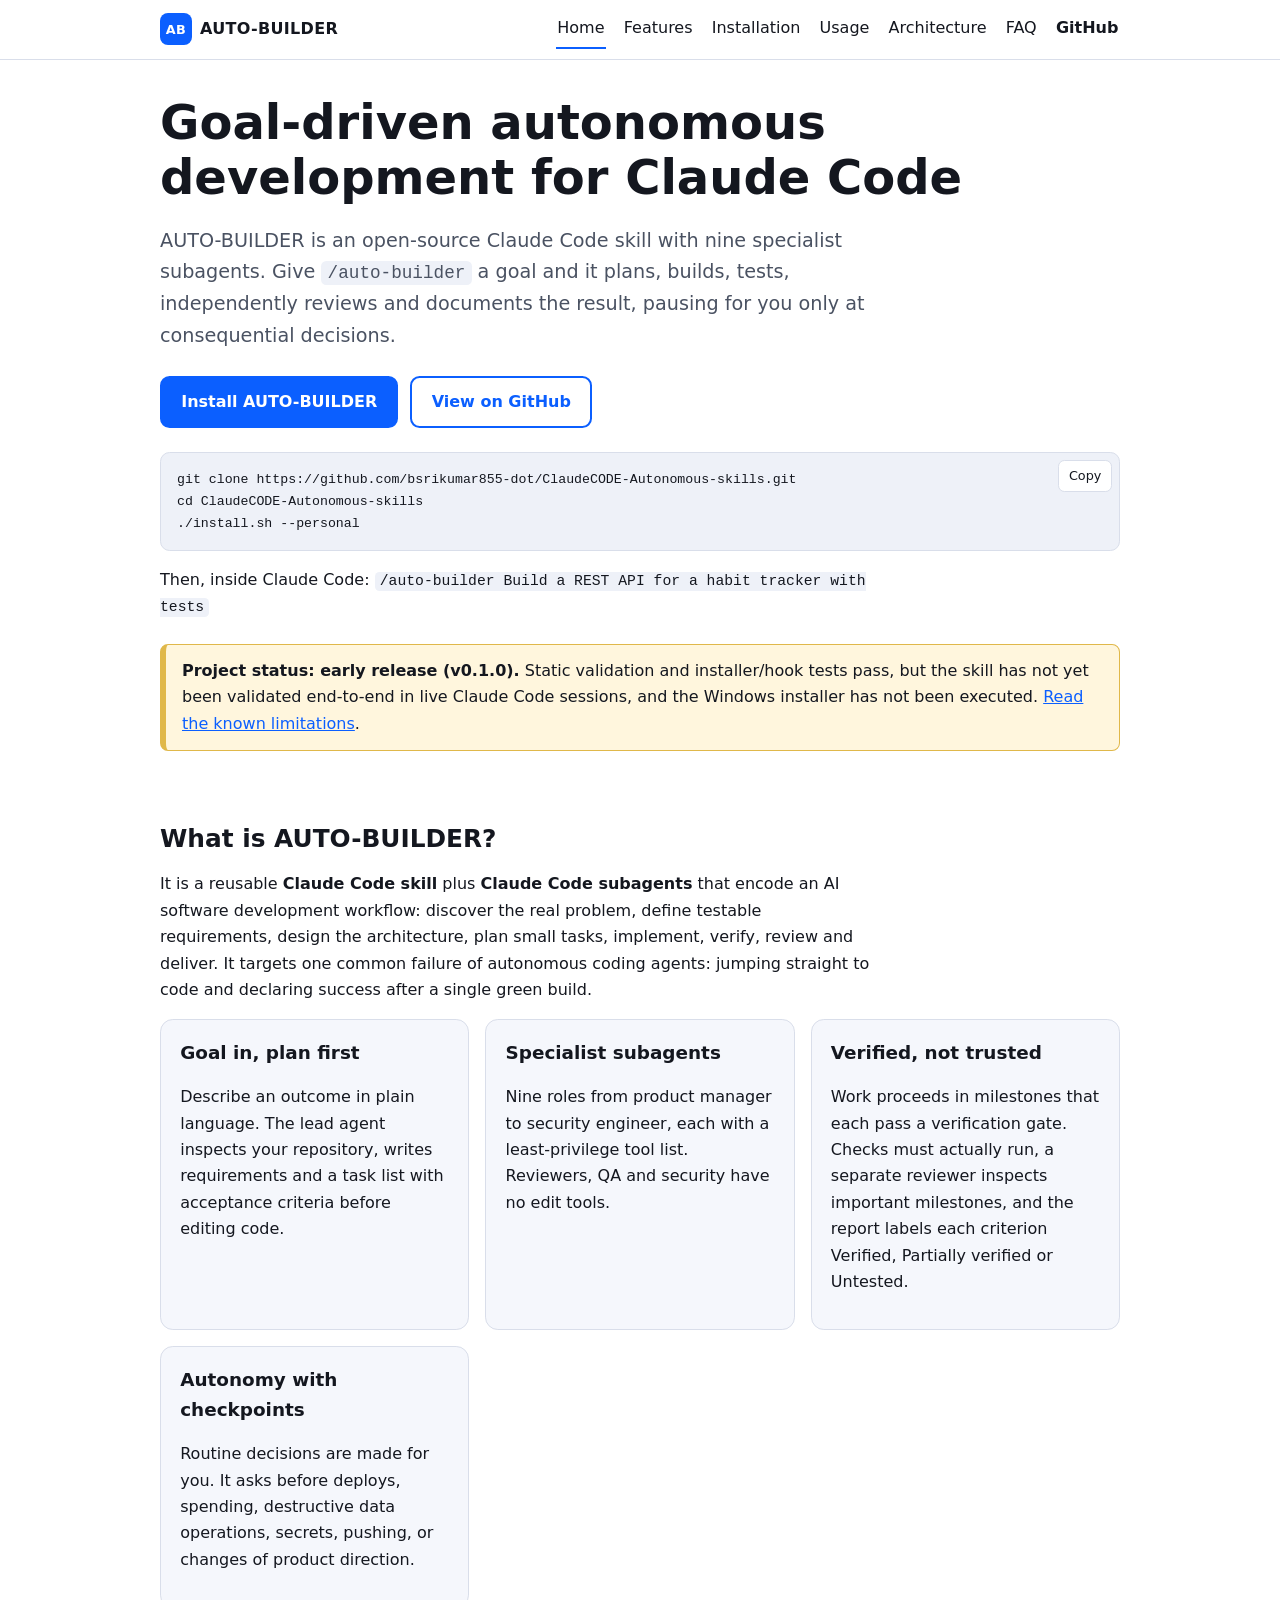
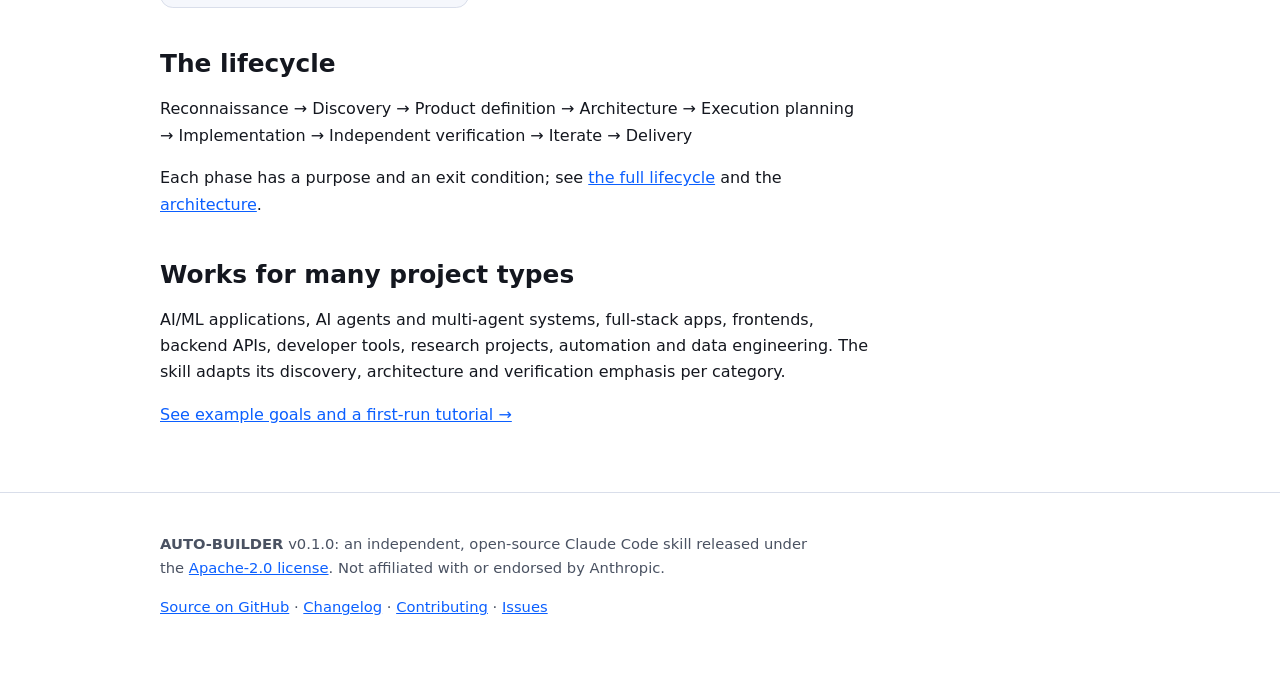
<file: docs/index.html>
<!doctype html>
<html lang="en">
<head>
<meta charset="utf-8">
<meta name="viewport" content="width=device-width, initial-scale=1">
<title>AUTO-BUILDER: Autonomous Coding Agent Skill for Claude Code</title>
<meta name="description" content="Open-source Claude Code skill with nine subagents: turn a goal into a planned, built, tested and independently reviewed project, with approval checkpoints.">
<link rel="canonical" href="https://bsrikumar855-dot.github.io/ClaudeCODE-Autonomous-skills/">
<meta name="theme-color" content="#0b5fff">
<link rel="icon" href="assets/favicon.svg" type="image/svg+xml">
<link rel="stylesheet" href="assets/style.css">
<meta property="og:type" content="website">
<meta property="og:site_name" content="AUTO-BUILDER">
<meta property="og:title" content="AUTO-BUILDER: Autonomous Coding Agent Skill for Claude Code">
<meta property="og:description" content="Open-source Claude Code skill with nine subagents: turn a goal into a planned, built, tested and independently reviewed project, with approval checkpoints.">
<meta property="og:url" content="https://bsrikumar855-dot.github.io/ClaudeCODE-Autonomous-skills/">
<meta property="og:image" content="https://bsrikumar855-dot.github.io/ClaudeCODE-Autonomous-skills/assets/og-image.png">
<meta property="og:image:width" content="1280">
<meta property="og:image:height" content="640">
<meta property="og:image:alt" content="AUTO-BUILDER: goal-driven autonomous development for Claude Code">
<meta name="twitter:card" content="summary_large_image">
<meta name="twitter:title" content="AUTO-BUILDER: Autonomous Coding Agent Skill for Claude Code">
<meta name="twitter:description" content="Open-source Claude Code skill with nine subagents: turn a goal into a planned, built, tested and independently reviewed project, with approval checkpoints.">
<meta name="twitter:image" content="https://bsrikumar855-dot.github.io/ClaudeCODE-Autonomous-skills/assets/og-image.png">
<script type="application/ld+json">
{
  "@context": "https://schema.org",
  "@graph": [
    {
      "@type": "SoftwareSourceCode",
      "@id": "https://bsrikumar855-dot.github.io/ClaudeCODE-Autonomous-skills/#software",
      "name": "AUTO-BUILDER",
      "description": "Claude Code skill and subagents for goal-driven, autonomous software development with approval checkpoints.",
      "codeRepository": "https://github.com/bsrikumar855-dot/ClaudeCODE-Autonomous-skills",
      "programmingLanguage": [
        "Markdown",
        "Bash",
        "PowerShell",
        "Python"
      ],
      "license": "https://www.apache.org/licenses/LICENSE-2.0",
      "version": "0.1.0",
      "url": "https://bsrikumar855-dot.github.io/ClaudeCODE-Autonomous-skills/"
    },
    {
      "@type": "WebSite",
      "@id": "https://bsrikumar855-dot.github.io/ClaudeCODE-Autonomous-skills/#website",
      "name": "AUTO-BUILDER",
      "url": "https://bsrikumar855-dot.github.io/ClaudeCODE-Autonomous-skills/"
    },
    {
      "@type": "WebPage",
      "@id": "https://bsrikumar855-dot.github.io/ClaudeCODE-Autonomous-skills/#page",
      "url": "https://bsrikumar855-dot.github.io/ClaudeCODE-Autonomous-skills/",
      "name": "AUTO-BUILDER: Autonomous Coding Agent Skill for Claude Code",
      "description": "Open-source Claude Code skill with nine subagents: turn a goal into a planned, built, tested and independently reviewed project, with approval checkpoints.",
      "isPartOf": {
        "@id": "https://bsrikumar855-dot.github.io/ClaudeCODE-Autonomous-skills/#website"
      },
      "about": {
        "@id": "https://bsrikumar855-dot.github.io/ClaudeCODE-Autonomous-skills/#software"
      }
    }
  ]
}
</script>
</head>
<body>
<a class="skip" href="#main">Skip to content</a>
<header class="site-header">
  <div class="wrap bar">
    <a class="brand" href="./" aria-label="AUTO-BUILDER home"><span class="logo" aria-hidden="true">AB</span> AUTO-BUILDER</a>
    <nav aria-label="Main"><ul><li><a href="./" aria-current="page">Home</a></li><li><a href="features.html">Features</a></li><li><a href="installation.html">Installation</a></li><li><a href="usage.html">Usage</a></li><li><a href="architecture.html">Architecture</a></li><li><a href="faq.html">FAQ</a></li><li><a class="gh" href="https://github.com/bsrikumar855-dot/ClaudeCODE-Autonomous-skills">GitHub</a></li></ul></nav>
  </div>
</header>
<main id="main" class="wrap">
<section class="hero">
<h1>Goal-driven autonomous development for Claude Code</h1>
<p class="lead">AUTO-BUILDER is an open-source Claude Code skill with nine specialist subagents. Give <code>/auto-builder</code> a goal and it plans, builds, tests, independently reviews and documents the result, pausing for you only at consequential decisions.</p>
<div class="cta">
  <a class="btn primary" href="installation.html">Install AUTO-BUILDER</a>
  <a class="btn secondary" href="https://github.com/bsrikumar855-dot/ClaudeCODE-Autonomous-skills">View on GitHub</a>
</div>
<div class="codeblock"><pre><code>git clone https://github.com/bsrikumar855-dot/ClaudeCODE-Autonomous-skills.git
cd ClaudeCODE-Autonomous-skills
./install.sh --personal</code></pre></div>
<p>Then, inside Claude Code: <code>/auto-builder Build a REST API for a habit tracker with tests</code></p>
<div class="note"><strong>Project status: early release (v0.1.0).</strong> Static validation and installer/hook tests pass, but the skill has not yet been validated end-to-end in live Claude Code sessions, and the Windows installer has not been executed. <a href="faq.html#limitations">Read the known limitations</a>.</div>
</section>

<section aria-labelledby="what">
<h2 id="what">What is AUTO-BUILDER?</h2>
<p>It is a reusable <strong>Claude Code skill</strong> plus <strong>Claude Code subagents</strong> that encode an AI software development workflow: discover the real problem, define testable requirements, design the architecture, plan small tasks, implement, verify, review and deliver. It targets one common failure of autonomous coding agents: jumping straight to code and declaring success after a single green build.</p>
<div class="grid">
  <article class="card"><h3>Goal in, plan first</h3><p>Describe an outcome in plain language. The lead agent inspects your repository, writes requirements and a task list with acceptance criteria before editing code.</p></article>
  <article class="card"><h3>Specialist subagents</h3><p>Nine roles from product manager to security engineer, each with a least-privilege tool list. Reviewers, QA and security have no edit tools.</p></article>
  <article class="card"><h3>Verified, not trusted</h3><p>Work proceeds in milestones that each pass a verification gate. Checks must actually run, a separate reviewer inspects important milestones, and the report labels each criterion Verified, Partially verified or Untested.</p></article>
  <article class="card"><h3>Autonomy with checkpoints</h3><p>Routine decisions are made for you. It asks before deploys, spending, destructive data operations, secrets, pushing, or changes of product direction.</p></article>
</div>
</section>

<section aria-labelledby="lifecycle">
<h2 id="lifecycle">The lifecycle</h2>
<p>Reconnaissance &rarr; Discovery &rarr; Product definition &rarr; Architecture &rarr; Execution planning &rarr; Implementation &rarr; Independent verification &rarr; Iterate &rarr; Delivery</p>
<p>Each phase has a purpose and an exit condition; see <a href="features.html#lifecycle">the full lifecycle</a> and the <a href="architecture.html">architecture</a>.</p>
</section>

<section aria-labelledby="fits">
<h2 id="fits">Works for many project types</h2>
<p>AI/ML applications, AI agents and multi-agent systems, full-stack apps, frontends, backend APIs, developer tools, research projects, automation and data engineering. The skill adapts its discovery, architecture and verification emphasis per category.</p>
<p><a href="usage.html">See example goals and a first-run tutorial &rarr;</a></p>
</section>

</main>
<footer class="site-footer">
  <div class="wrap">
    <p><strong>AUTO-BUILDER</strong> v0.1.0: an independent, open-source Claude Code skill released under the
    <a href="https://github.com/bsrikumar855-dot/ClaudeCODE-Autonomous-skills/blob/main/LICENSE">Apache-2.0 license</a>. Not affiliated with or endorsed by Anthropic.</p>
    <p><a href="https://github.com/bsrikumar855-dot/ClaudeCODE-Autonomous-skills">Source on GitHub</a> &middot; <a href="https://github.com/bsrikumar855-dot/ClaudeCODE-Autonomous-skills/blob/main/CHANGELOG.md">Changelog</a> &middot;
    <a href="https://github.com/bsrikumar855-dot/ClaudeCODE-Autonomous-skills/blob/main/CONTRIBUTING.md">Contributing</a> &middot; <a href="https://github.com/bsrikumar855-dot/ClaudeCODE-Autonomous-skills/issues">Issues</a></p>
  </div>
</footer>
<script src="assets/site.js" defer></script>
</body>
</html>
</file>
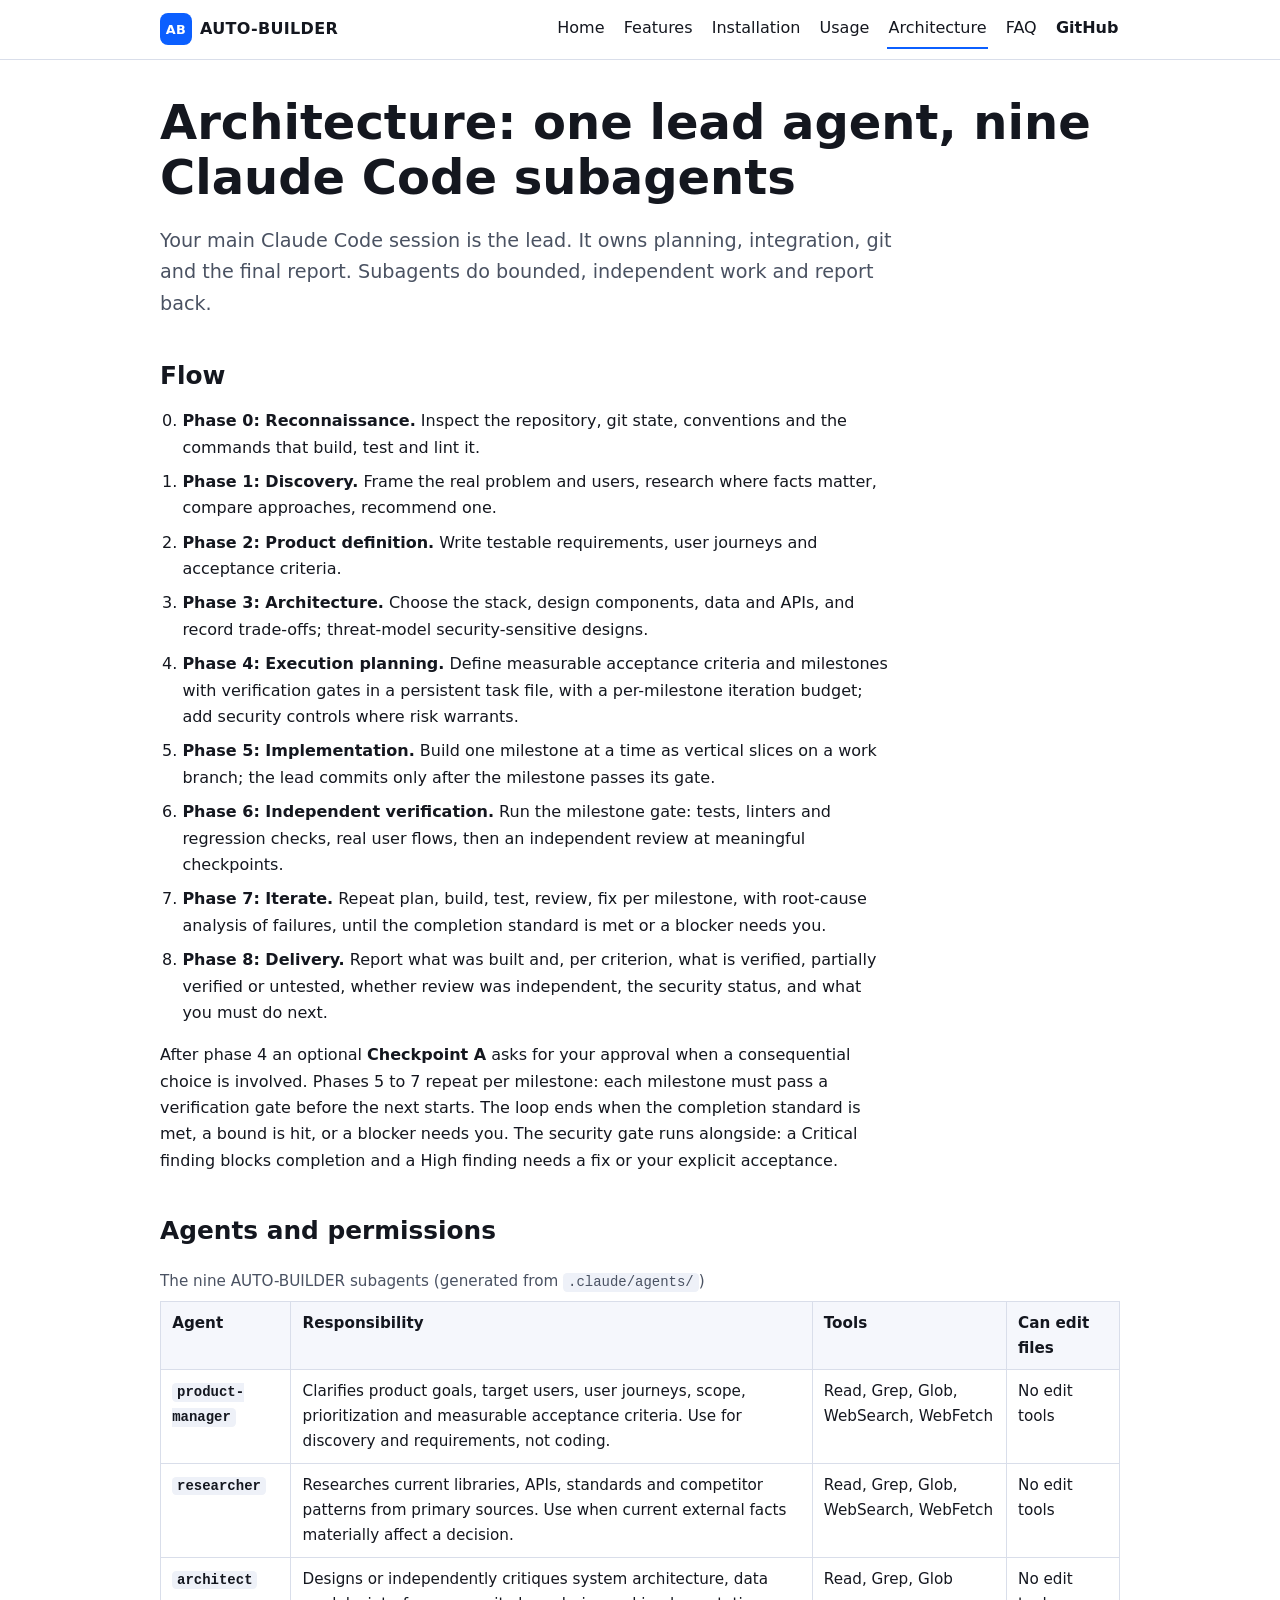
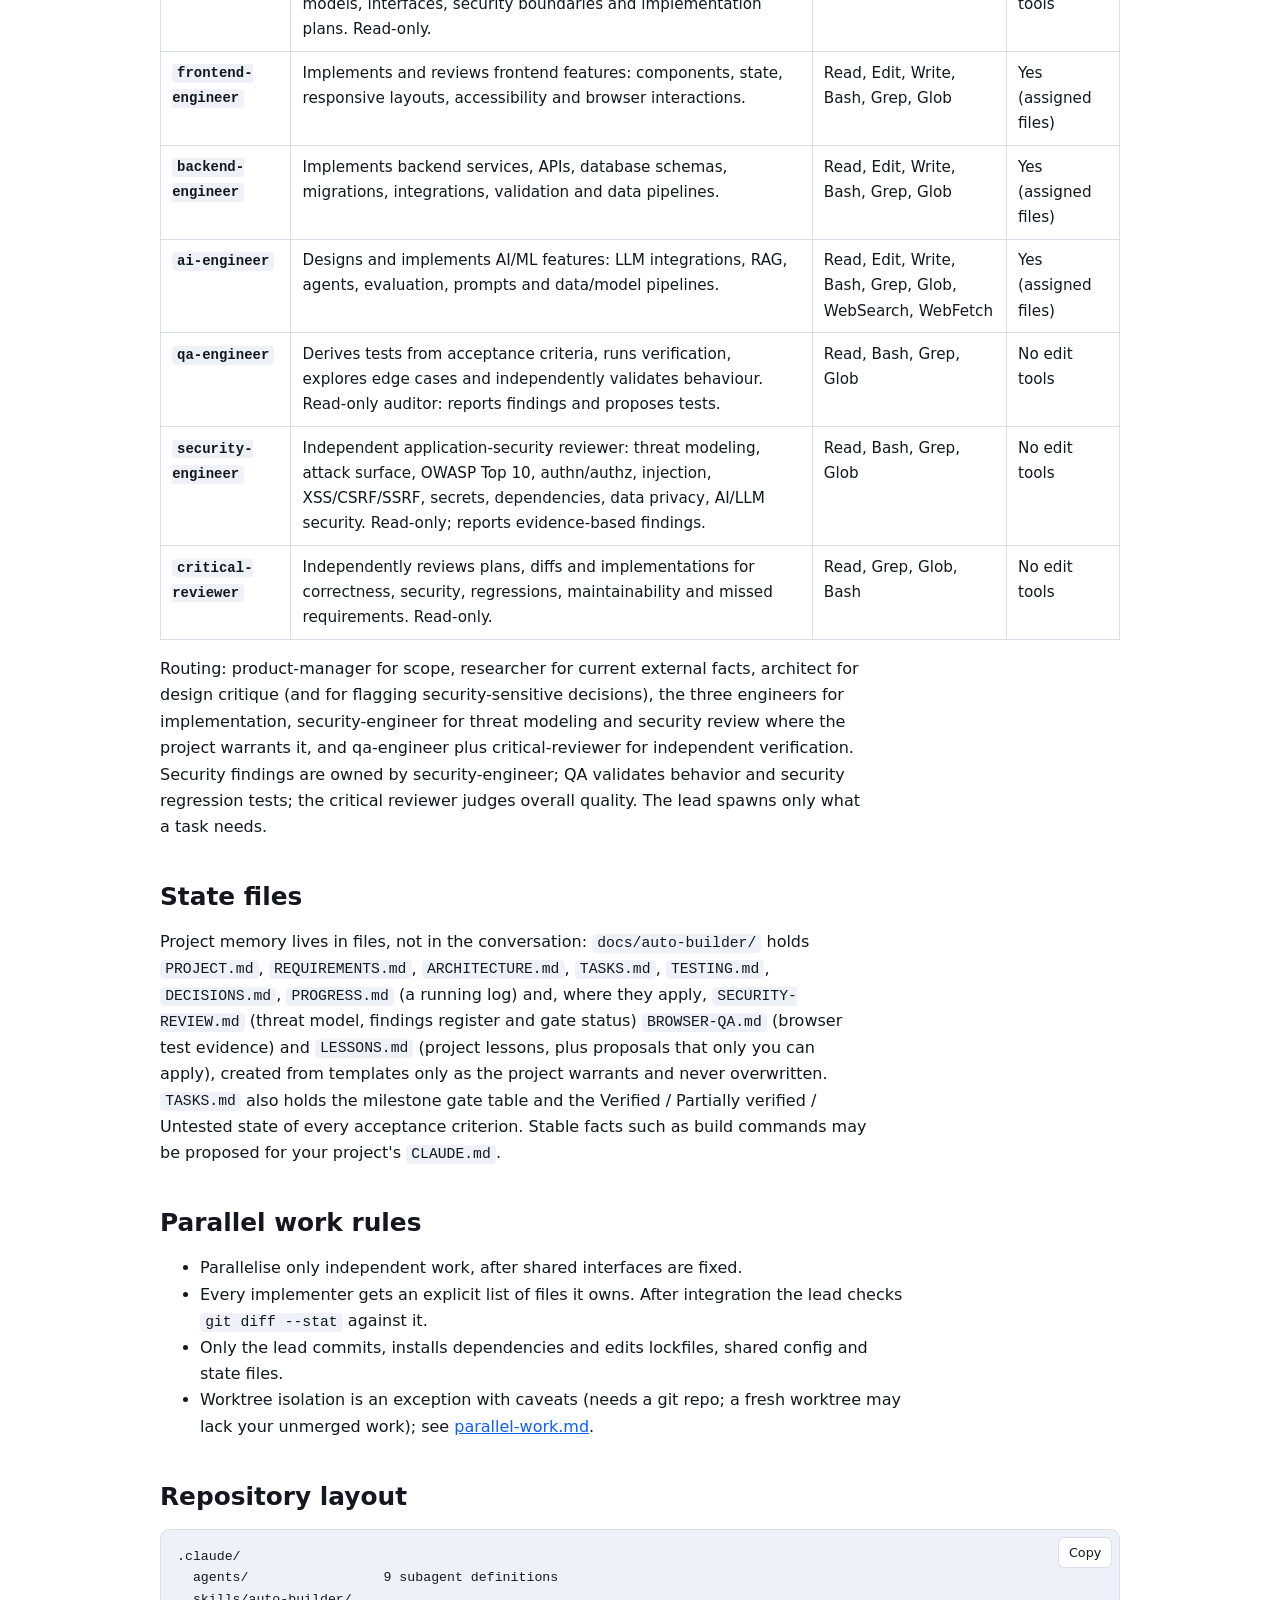
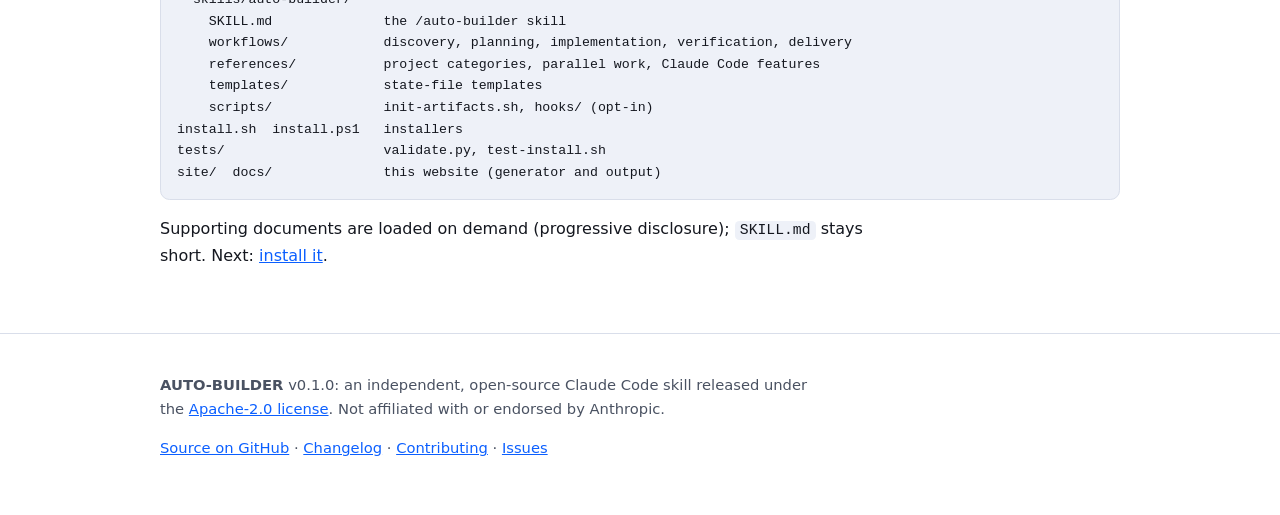
<file: docs/architecture.html>
<!doctype html>
<html lang="en">
<head>
<meta charset="utf-8">
<meta name="viewport" content="width=device-width, initial-scale=1">
<title>Architecture: Claude Code Subagents &amp; Dev Lifecycle</title>
<meta name="description" content="How AUTO-BUILDER works: the lead agent, nine specialist subagents, state files, parallel-work rules, approval policy and the verify-and-review loop.">
<link rel="canonical" href="https://bsrikumar855-dot.github.io/ClaudeCODE-Autonomous-skills/architecture.html">
<meta name="theme-color" content="#0b5fff">
<link rel="icon" href="assets/favicon.svg" type="image/svg+xml">
<link rel="stylesheet" href="assets/style.css">
<meta property="og:type" content="website">
<meta property="og:site_name" content="AUTO-BUILDER">
<meta property="og:title" content="Architecture: Claude Code Subagents &amp; Dev Lifecycle">
<meta property="og:description" content="How AUTO-BUILDER works: the lead agent, nine specialist subagents, state files, parallel-work rules, approval policy and the verify-and-review loop.">
<meta property="og:url" content="https://bsrikumar855-dot.github.io/ClaudeCODE-Autonomous-skills/architecture.html">
<meta property="og:image" content="https://bsrikumar855-dot.github.io/ClaudeCODE-Autonomous-skills/assets/og-image.png">
<meta property="og:image:width" content="1280">
<meta property="og:image:height" content="640">
<meta property="og:image:alt" content="AUTO-BUILDER: goal-driven autonomous development for Claude Code">
<meta name="twitter:card" content="summary_large_image">
<meta name="twitter:title" content="Architecture: Claude Code Subagents &amp; Dev Lifecycle">
<meta name="twitter:description" content="How AUTO-BUILDER works: the lead agent, nine specialist subagents, state files, parallel-work rules, approval policy and the verify-and-review loop.">
<meta name="twitter:image" content="https://bsrikumar855-dot.github.io/ClaudeCODE-Autonomous-skills/assets/og-image.png">
<script type="application/ld+json">
{
  "@context": "https://schema.org",
  "@graph": [
    {
      "@type": "SoftwareSourceCode",
      "@id": "https://bsrikumar855-dot.github.io/ClaudeCODE-Autonomous-skills/#software",
      "name": "AUTO-BUILDER",
      "description": "Claude Code skill and subagents for goal-driven, autonomous software development with approval checkpoints.",
      "codeRepository": "https://github.com/bsrikumar855-dot/ClaudeCODE-Autonomous-skills",
      "programmingLanguage": [
        "Markdown",
        "Bash",
        "PowerShell",
        "Python"
      ],
      "license": "https://www.apache.org/licenses/LICENSE-2.0",
      "version": "0.1.0",
      "url": "https://bsrikumar855-dot.github.io/ClaudeCODE-Autonomous-skills/"
    },
    {
      "@type": "WebSite",
      "@id": "https://bsrikumar855-dot.github.io/ClaudeCODE-Autonomous-skills/#website",
      "name": "AUTO-BUILDER",
      "url": "https://bsrikumar855-dot.github.io/ClaudeCODE-Autonomous-skills/"
    },
    {
      "@type": "WebPage",
      "@id": "https://bsrikumar855-dot.github.io/ClaudeCODE-Autonomous-skills/architecture.html#page",
      "url": "https://bsrikumar855-dot.github.io/ClaudeCODE-Autonomous-skills/architecture.html",
      "name": "Architecture: Claude Code Subagents & Dev Lifecycle",
      "description": "How AUTO-BUILDER works: the lead agent, nine specialist subagents, state files, parallel-work rules, approval policy and the verify-and-review loop.",
      "isPartOf": {
        "@id": "https://bsrikumar855-dot.github.io/ClaudeCODE-Autonomous-skills/#website"
      },
      "about": {
        "@id": "https://bsrikumar855-dot.github.io/ClaudeCODE-Autonomous-skills/#software"
      }
    },
    {
      "@type": "BreadcrumbList",
      "itemListElement": [
        {
          "@type": "ListItem",
          "position": 1,
          "name": "Home",
          "item": "https://bsrikumar855-dot.github.io/ClaudeCODE-Autonomous-skills/"
        },
        {
          "@type": "ListItem",
          "position": 2,
          "name": "Architecture",
          "item": "https://bsrikumar855-dot.github.io/ClaudeCODE-Autonomous-skills/architecture.html"
        }
      ]
    }
  ]
}
</script>
</head>
<body>
<a class="skip" href="#main">Skip to content</a>
<header class="site-header">
  <div class="wrap bar">
    <a class="brand" href="./" aria-label="AUTO-BUILDER home"><span class="logo" aria-hidden="true">AB</span> AUTO-BUILDER</a>
    <nav aria-label="Main"><ul><li><a href="./">Home</a></li><li><a href="features.html">Features</a></li><li><a href="installation.html">Installation</a></li><li><a href="usage.html">Usage</a></li><li><a href="architecture.html" aria-current="page">Architecture</a></li><li><a href="faq.html">FAQ</a></li><li><a class="gh" href="https://github.com/bsrikumar855-dot/ClaudeCODE-Autonomous-skills">GitHub</a></li></ul></nav>
  </div>
</header>
<main id="main" class="wrap">
<h1>Architecture: one lead agent, nine Claude Code subagents</h1>
<p class="lead">Your main Claude Code session is the lead. It owns planning, integration, git and the final report. Subagents do bounded, independent work and report back.</p>

<h2 id="flow">Flow</h2>
<ol class="phases" start="0"><li><strong>Phase 0: Reconnaissance.</strong> Inspect the repository, git state, conventions and the commands that build, test and lint it.</li><li><strong>Phase 1: Discovery.</strong> Frame the real problem and users, research where facts matter, compare approaches, recommend one.</li><li><strong>Phase 2: Product definition.</strong> Write testable requirements, user journeys and acceptance criteria.</li><li><strong>Phase 3: Architecture.</strong> Choose the stack, design components, data and APIs, and record trade-offs; threat-model security-sensitive designs.</li><li><strong>Phase 4: Execution planning.</strong> Define measurable acceptance criteria and milestones with verification gates in a persistent task file, with a per-milestone iteration budget; add security controls where risk warrants.</li><li><strong>Phase 5: Implementation.</strong> Build one milestone at a time as vertical slices on a work branch; the lead commits only after the milestone passes its gate.</li><li><strong>Phase 6: Independent verification.</strong> Run the milestone gate: tests, linters and regression checks, real user flows, then an independent review at meaningful checkpoints.</li><li><strong>Phase 7: Iterate.</strong> Repeat plan, build, test, review, fix per milestone, with root-cause analysis of failures, until the completion standard is met or a blocker needs you.</li><li><strong>Phase 8: Delivery.</strong> Report what was built and, per criterion, what is verified, partially verified or untested, whether review was independent, the security status, and what you must do next.</li></ol>
<p>After phase 4 an optional <strong>Checkpoint A</strong> asks for your approval when a consequential choice is involved. Phases 5 to 7 repeat per milestone: each milestone must pass a verification gate before the next starts. The loop ends when the completion standard is met, a bound is hit, or a blocker needs you. The security gate runs alongside: a Critical finding blocks completion and a High finding needs a fix or your explicit acceptance.</p>

<h2 id="agents">Agents and permissions</h2>
<div class="table-wrap"><table><caption>The nine AUTO-BUILDER subagents (generated from <code>.claude/agents/</code>)</caption><thead><tr><th scope="col">Agent</th><th scope="col">Responsibility</th><th scope="col">Tools</th><th scope="col">Can edit files</th></tr></thead><tbody><tr><th scope="row"><code>product-manager</code></th><td>Clarifies product goals, target users, user journeys, scope, prioritization and measurable acceptance criteria. Use for discovery and requirements, not coding.</td><td>Read, Grep, Glob, WebSearch, WebFetch</td><td>No edit tools</td></tr><tr><th scope="row"><code>researcher</code></th><td>Researches current libraries, APIs, standards and competitor patterns from primary sources. Use when current external facts materially affect a decision.</td><td>Read, Grep, Glob, WebSearch, WebFetch</td><td>No edit tools</td></tr><tr><th scope="row"><code>architect</code></th><td>Designs or independently critiques system architecture, data models, interfaces, security boundaries and implementation plans. Read-only.</td><td>Read, Grep, Glob</td><td>No edit tools</td></tr><tr><th scope="row"><code>frontend-engineer</code></th><td>Implements and reviews frontend features: components, state, responsive layouts, accessibility and browser interactions.</td><td>Read, Edit, Write, Bash, Grep, Glob</td><td>Yes (assigned files)</td></tr><tr><th scope="row"><code>backend-engineer</code></th><td>Implements backend services, APIs, database schemas, migrations, integrations, validation and data pipelines.</td><td>Read, Edit, Write, Bash, Grep, Glob</td><td>Yes (assigned files)</td></tr><tr><th scope="row"><code>ai-engineer</code></th><td>Designs and implements AI/ML features: LLM integrations, RAG, agents, evaluation, prompts and data/model pipelines.</td><td>Read, Edit, Write, Bash, Grep, Glob, WebSearch, WebFetch</td><td>Yes (assigned files)</td></tr><tr><th scope="row"><code>qa-engineer</code></th><td>Derives tests from acceptance criteria, runs verification, explores edge cases and independently validates behaviour. Read-only auditor: reports findings and proposes tests.</td><td>Read, Bash, Grep, Glob</td><td>No edit tools</td></tr><tr><th scope="row"><code>security-engineer</code></th><td>Independent application-security reviewer: threat modeling, attack surface, OWASP Top 10, authn/authz, injection, XSS/CSRF/SSRF, secrets, dependencies, data privacy, AI/LLM security. Read-only; reports evidence-based findings.</td><td>Read, Bash, Grep, Glob</td><td>No edit tools</td></tr><tr><th scope="row"><code>critical-reviewer</code></th><td>Independently reviews plans, diffs and implementations for correctness, security, regressions, maintainability and missed requirements. Read-only.</td><td>Read, Grep, Glob, Bash</td><td>No edit tools</td></tr></tbody></table></div>
<p>Routing: product-manager for scope, researcher for current external facts, architect for design critique (and for flagging security-sensitive decisions), the three engineers for implementation, security-engineer for threat modeling and security review where the project warrants it, and qa-engineer plus critical-reviewer for independent verification. Security findings are owned by security-engineer; QA validates behavior and security regression tests; the critical reviewer judges overall quality. The lead spawns only what a task needs.</p>

<h2 id="state">State files</h2>
<p>Project memory lives in files, not in the conversation: <code>docs/auto-builder/</code> holds <code>PROJECT.md</code>, <code>REQUIREMENTS.md</code>, <code>ARCHITECTURE.md</code>, <code>TASKS.md</code>, <code>TESTING.md</code>, <code>DECISIONS.md</code>, <code>PROGRESS.md</code> (a running log) and, where they apply, <code>SECURITY-REVIEW.md</code> (threat model, findings register and gate status) <code>BROWSER-QA.md</code> (browser test evidence) and <code>LESSONS.md</code> (project lessons, plus proposals that only you can apply), created from templates only as the project warrants and never overwritten. <code>TASKS.md</code> also holds the milestone gate table and the Verified / Partially verified / Untested state of every acceptance criterion. Stable facts such as build commands may be proposed for your project's <code>CLAUDE.md</code>.</p>

<h2 id="parallel">Parallel work rules</h2>
<ul>
<li>Parallelise only independent work, after shared interfaces are fixed.</li>
<li>Every implementer gets an explicit list of files it owns. After integration the lead checks <code>git diff --stat</code> against it.</li>
<li>Only the lead commits, installs dependencies and edits lockfiles, shared config and state files.</li>
<li>Worktree isolation is an exception with caveats (needs a git repo; a fresh worktree may lack your unmerged work); see <a href="https://github.com/bsrikumar855-dot/ClaudeCODE-Autonomous-skills/blob/main/.claude/skills/auto-builder/references/parallel-work.md">parallel-work.md</a>.</li>
</ul>

<h2 id="repo">Repository layout</h2>
<div class="codeblock"><pre><code>.claude/
  agents/                 9 subagent definitions
  skills/auto-builder/
    SKILL.md              the /auto-builder skill
    workflows/            discovery, planning, implementation, verification, delivery
    references/           project categories, parallel work, Claude Code features
    templates/            state-file templates
    scripts/              init-artifacts.sh, hooks/ (opt-in)
install.sh  install.ps1   installers
tests/                    validate.py, test-install.sh
site/  docs/              this website (generator and output)</code></pre></div>
<p>Supporting documents are loaded on demand (progressive disclosure); <code>SKILL.md</code> stays short. Next: <a href="installation.html">install it</a>.</p>

</main>
<footer class="site-footer">
  <div class="wrap">
    <p><strong>AUTO-BUILDER</strong> v0.1.0: an independent, open-source Claude Code skill released under the
    <a href="https://github.com/bsrikumar855-dot/ClaudeCODE-Autonomous-skills/blob/main/LICENSE">Apache-2.0 license</a>. Not affiliated with or endorsed by Anthropic.</p>
    <p><a href="https://github.com/bsrikumar855-dot/ClaudeCODE-Autonomous-skills">Source on GitHub</a> &middot; <a href="https://github.com/bsrikumar855-dot/ClaudeCODE-Autonomous-skills/blob/main/CHANGELOG.md">Changelog</a> &middot;
    <a href="https://github.com/bsrikumar855-dot/ClaudeCODE-Autonomous-skills/blob/main/CONTRIBUTING.md">Contributing</a> &middot; <a href="https://github.com/bsrikumar855-dot/ClaudeCODE-Autonomous-skills/issues">Issues</a></p>
  </div>
</footer>
<script src="assets/site.js" defer></script>
</body>
</html>
</file>
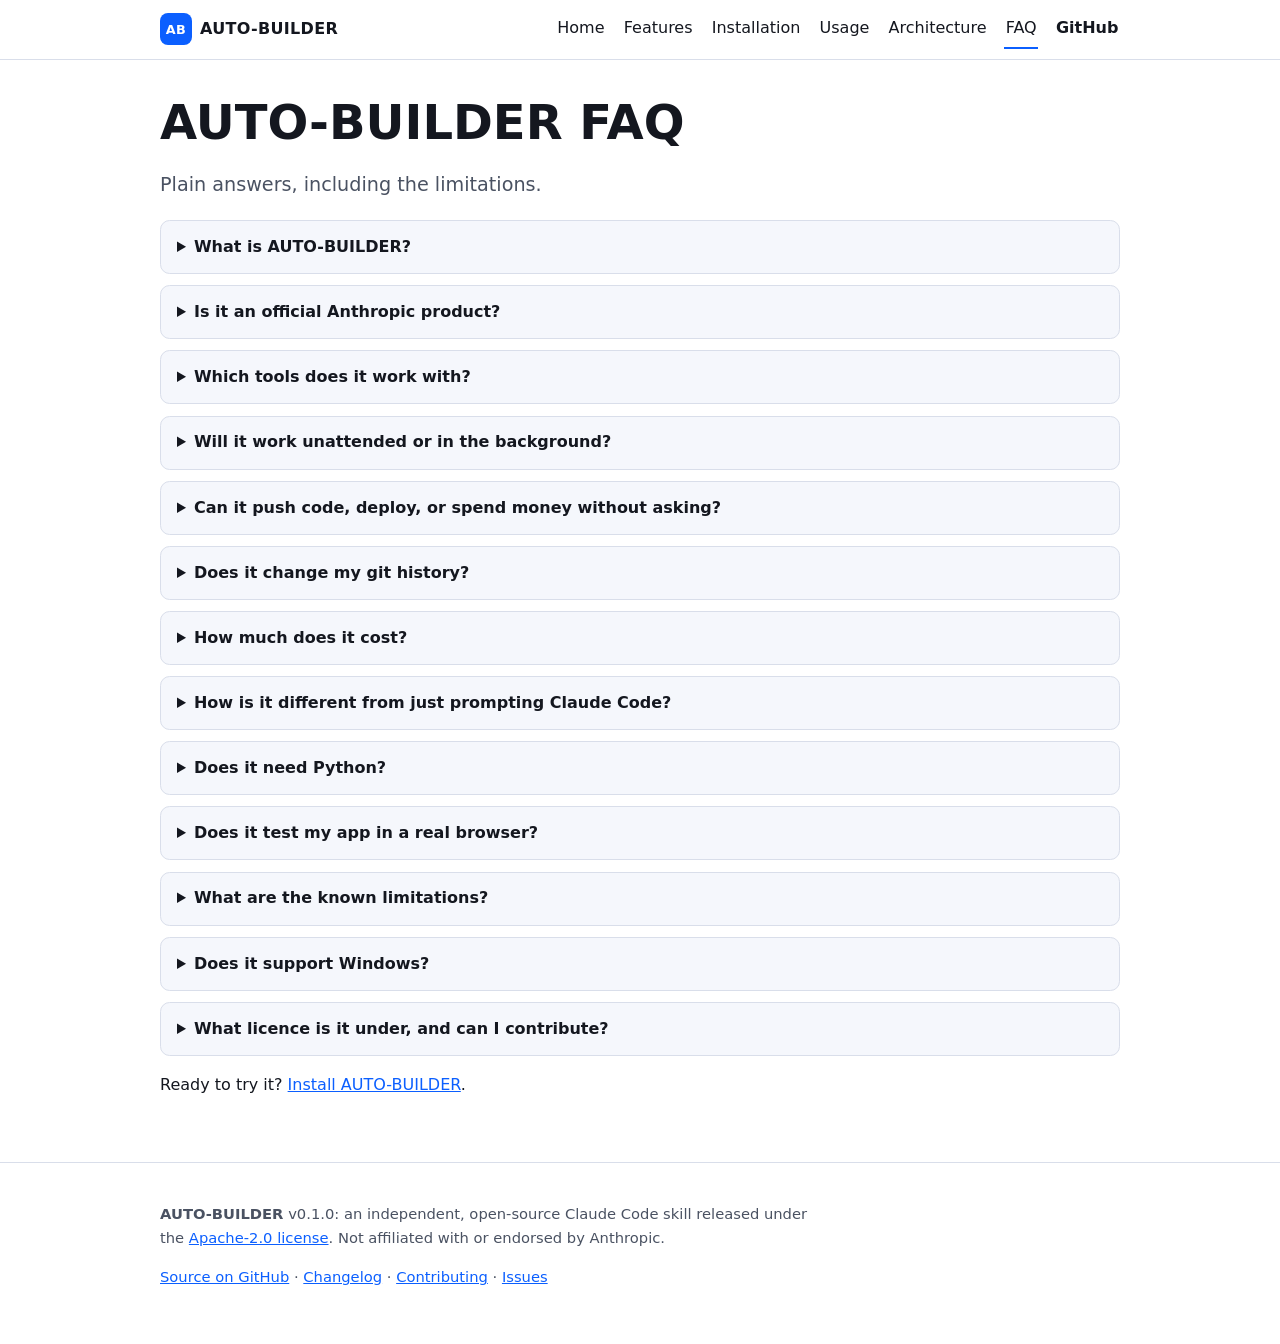
<file: docs/faq.html>
<!doctype html>
<html lang="en">
<head>
<meta charset="utf-8">
<meta name="viewport" content="width=device-width, initial-scale=1">
<title>AUTO-BUILDER FAQ: Autonomous Claude Code Questions</title>
<meta name="description" content="Answers about AUTO-BUILDER: what it is, whether it is official, safety, cost, Windows support, limitations, licensing and how it differs from plain prompting.">
<link rel="canonical" href="https://bsrikumar855-dot.github.io/ClaudeCODE-Autonomous-skills/faq.html">
<meta name="theme-color" content="#0b5fff">
<link rel="icon" href="assets/favicon.svg" type="image/svg+xml">
<link rel="stylesheet" href="assets/style.css">
<meta property="og:type" content="website">
<meta property="og:site_name" content="AUTO-BUILDER">
<meta property="og:title" content="AUTO-BUILDER FAQ: Autonomous Claude Code Questions">
<meta property="og:description" content="Answers about AUTO-BUILDER: what it is, whether it is official, safety, cost, Windows support, limitations, licensing and how it differs from plain prompting.">
<meta property="og:url" content="https://bsrikumar855-dot.github.io/ClaudeCODE-Autonomous-skills/faq.html">
<meta property="og:image" content="https://bsrikumar855-dot.github.io/ClaudeCODE-Autonomous-skills/assets/og-image.png">
<meta property="og:image:width" content="1280">
<meta property="og:image:height" content="640">
<meta property="og:image:alt" content="AUTO-BUILDER: goal-driven autonomous development for Claude Code">
<meta name="twitter:card" content="summary_large_image">
<meta name="twitter:title" content="AUTO-BUILDER FAQ: Autonomous Claude Code Questions">
<meta name="twitter:description" content="Answers about AUTO-BUILDER: what it is, whether it is official, safety, cost, Windows support, limitations, licensing and how it differs from plain prompting.">
<meta name="twitter:image" content="https://bsrikumar855-dot.github.io/ClaudeCODE-Autonomous-skills/assets/og-image.png">
<script type="application/ld+json">
{
  "@context": "https://schema.org",
  "@graph": [
    {
      "@type": "SoftwareSourceCode",
      "@id": "https://bsrikumar855-dot.github.io/ClaudeCODE-Autonomous-skills/#software",
      "name": "AUTO-BUILDER",
      "description": "Claude Code skill and subagents for goal-driven, autonomous software development with approval checkpoints.",
      "codeRepository": "https://github.com/bsrikumar855-dot/ClaudeCODE-Autonomous-skills",
      "programmingLanguage": [
        "Markdown",
        "Bash",
        "PowerShell",
        "Python"
      ],
      "license": "https://www.apache.org/licenses/LICENSE-2.0",
      "version": "0.1.0",
      "url": "https://bsrikumar855-dot.github.io/ClaudeCODE-Autonomous-skills/"
    },
    {
      "@type": "WebSite",
      "@id": "https://bsrikumar855-dot.github.io/ClaudeCODE-Autonomous-skills/#website",
      "name": "AUTO-BUILDER",
      "url": "https://bsrikumar855-dot.github.io/ClaudeCODE-Autonomous-skills/"
    },
    {
      "@type": "FAQPage",
      "@id": "https://bsrikumar855-dot.github.io/ClaudeCODE-Autonomous-skills/faq.html#page",
      "url": "https://bsrikumar855-dot.github.io/ClaudeCODE-Autonomous-skills/faq.html",
      "name": "AUTO-BUILDER FAQ: Autonomous Claude Code Questions",
      "description": "Answers about AUTO-BUILDER: what it is, whether it is official, safety, cost, Windows support, limitations, licensing and how it differs from plain prompting.",
      "isPartOf": {
        "@id": "https://bsrikumar855-dot.github.io/ClaudeCODE-Autonomous-skills/#website"
      },
      "about": {
        "@id": "https://bsrikumar855-dot.github.io/ClaudeCODE-Autonomous-skills/#software"
      },
      "mainEntity": [
        {
          "@type": "Question",
          "name": "What is AUTO-BUILDER?",
          "acceptedAnswer": {
            "@type": "Answer",
            "text": "An open-source Claude Code skill (/auto-builder) with nine subagents that runs a structured development lifecycle from a high-level goal: discovery, requirements, architecture, planning, implementation, verification, review and delivery. See the features."
          }
        },
        {
          "@type": "Question",
          "name": "Is it an official Anthropic product?",
          "acceptedAnswer": {
            "@type": "Answer",
            "text": "No. It is an independent community project and is not affiliated with or endorsed by Anthropic. The engineering practices it draws on (plan before coding, verify, delegate to subagents, keep project context in files) are inspirations from public guidance, not endorsements."
          }
        },
        {
          "@type": "Question",
          "name": "Which tools does it work with?",
          "acceptedAnswer": {
            "@type": "Answer",
            "text": "Claude Code only. It uses Claude Code skills and subagents. Other coding assistants are not supported."
          }
        },
        {
          "@type": "Question",
          "name": "Will it work unattended or in the background?",
          "acceptedAnswer": {
            "@type": "Answer",
            "text": "No. It runs inside your Claude Code session and stops at defined checkpoints. It does not run after the session ends, and because it is explicit-invoke only, scheduled or looped re-entry will not start it."
          }
        },
        {
          "@type": "Question",
          "name": "Can it push code, deploy, or spend money without asking?",
          "acceptedAnswer": {
            "@type": "Answer",
            "text": "Its instructions say it must ask first before deployments, spending, destructive data operations, exposing secrets, pushing, opening pull requests or changing product direction, and it never asks to bypass permissions. These are instructions to the model, not hard guarantees. Use Claude Code permissions and sandboxing as the enforcement layer and review the diff."
          }
        },
        {
          "@type": "Question",
          "name": "Does it change my git history?",
          "acceptedAnswer": {
            "@type": "Answer",
            "text": "It works on a new auto-builder/<slug> branch and makes local checkpoint commits by explicit path. It is instructed not to rewrite history, force-push or commit your uncommitted changes. Tell it you don't want a work branch to skip that step."
          }
        },
        {
          "@type": "Question",
          "name": "How much does it cost?",
          "acceptedAnswer": {
            "@type": "Answer",
            "text": "AUTO-BUILDER itself is free under the Apache-2.0 license. A run uses your normal Claude Code usage and subagents add to it. There is no cost estimate here because none has been measured."
          }
        },
        {
          "@type": "Question",
          "name": "How is it different from just prompting Claude Code?",
          "acceptedAnswer": {
            "@type": "Answer",
            "text": "It packages a repeatable process: a plan and acceptance criteria before code, a persistent task file that survives compaction, milestone gates with recorded evidence, bounded fix loops with root-cause analysis, independent review at meaningful milestones, least-privilege subagents and git rules. Whether that yields better results for your project is for you to judge; no benchmarks are claimed."
          }
        },
        {
          "@type": "Question",
          "name": "Does it need Python?",
          "acceptedAnswer": {
            "@type": "Answer",
            "text": "No. The skill and agents are Markdown. An optional helper script (scripts/ab.py, standard library only) can check task tables, compare recorded state with git, and format-check browser QA evidence. If Python 3 is missing the lead applies the same rules by hand. The helper writes nothing, uses no network, is not wired into any hook, and may trigger an ordinary permission prompt when run."
          }
        },
        {
          "@type": "Question",
          "name": "Does it test my app in a real browser?",
          "acceptedAnswer": {
            "@type": "Answer",
            "text": "Only if a browser is available: the project's own end-to-end tests, browser tools in your Claude Code session, a runner such as Playwright installed in your project, or headless Chrome. AUTO-BUILDER ships no browser. If none is available the report says \"browser QA not performed\" and the affected journeys are untested. The evidence file has a checker that rejects inconsistent reports, but it proves nothing about what the app did."
          }
        },
        {
          "@type": "Question",
          "name": "What are the known limitations?",
          "acceptedAnswer": {
            "@type": "Answer",
            "text": "Not yet validated end-to-end in live Claude Code sessions. That includes the task router (its labelled evaluation set has not been run), the arena, the parallel execution workflow and session recovery. No claim is made about improved outcomes, and the old-versus-new benchmark is designed but not run. install.ps1 has not been executed on Windows by the author. The reviewer and QA agents have Bash, which cannot be technically restricted; they are instructed to be read-only. The optional secret-protection hook does not cover Bash commands or Read. The security agent is an instruction-driven reviewer, not a scanner or a guarantee: it can miss vulnerabilities, and a project is never reported as \"secure\". Worktree isolation behaviour for parallel agents is not verified. Foreground permission prompts can pause a run unless you pre-allow your commands."
          }
        },
        {
          "@type": "Question",
          "name": "Does it support Windows?",
          "acceptedAnswer": {
            "@type": "Answer",
            "text": "A PowerShell installer is provided but untested by the author. The optional hook scripts and the template helper are bash, so use Git Bash or WSL for them."
          }
        },
        {
          "@type": "Question",
          "name": "What licence is it under, and can I contribute?",
          "acceptedAnswer": {
            "@type": "Answer",
            "text": "Apache-2.0. Contributions are welcome; see CONTRIBUTING.md and open an issue for larger changes."
          }
        }
      ]
    },
    {
      "@type": "BreadcrumbList",
      "itemListElement": [
        {
          "@type": "ListItem",
          "position": 1,
          "name": "Home",
          "item": "https://bsrikumar855-dot.github.io/ClaudeCODE-Autonomous-skills/"
        },
        {
          "@type": "ListItem",
          "position": 2,
          "name": "FAQ",
          "item": "https://bsrikumar855-dot.github.io/ClaudeCODE-Autonomous-skills/faq.html"
        }
      ]
    }
  ]
}
</script>
</head>
<body>
<a class="skip" href="#main">Skip to content</a>
<header class="site-header">
  <div class="wrap bar">
    <a class="brand" href="./" aria-label="AUTO-BUILDER home"><span class="logo" aria-hidden="true">AB</span> AUTO-BUILDER</a>
    <nav aria-label="Main"><ul><li><a href="./">Home</a></li><li><a href="features.html">Features</a></li><li><a href="installation.html">Installation</a></li><li><a href="usage.html">Usage</a></li><li><a href="architecture.html">Architecture</a></li><li><a href="faq.html" aria-current="page">FAQ</a></li><li><a class="gh" href="https://github.com/bsrikumar855-dot/ClaudeCODE-Autonomous-skills">GitHub</a></li></ul></nav>
  </div>
</header>
<main id="main" class="wrap">
<h1>AUTO-BUILDER FAQ</h1>
<p class="lead">Plain answers, including the limitations.</p>

<details><summary>What is AUTO-BUILDER?</summary>
<p>An open-source Claude Code skill (<code>/auto-builder</code>) with nine subagents that runs a structured development lifecycle from a high-level goal: discovery, requirements, architecture, planning, implementation, verification, review and delivery. See the <a href="features.html">features</a>.</p></details>

<details><summary>Is it an official Anthropic product?</summary>
<p>No. It is an independent community project and is not affiliated with or endorsed by Anthropic. The engineering practices it draws on (plan before coding, verify, delegate to subagents, keep project context in files) are inspirations from public guidance, not endorsements.</p></details>

<details><summary>Which tools does it work with?</summary>
<p>Claude Code only. It uses Claude Code skills and subagents. Other coding assistants are not supported.</p></details>

<details><summary>Will it work unattended or in the background?</summary>
<p>No. It runs inside your Claude Code session and stops at defined checkpoints. It does not run after the session ends, and because it is explicit-invoke only, scheduled or looped re-entry will not start it.</p></details>

<details><summary>Can it push code, deploy, or spend money without asking?</summary>
<p>Its instructions say it must ask first before deployments, spending, destructive data operations, exposing secrets, pushing, opening pull requests or changing product direction, and it never asks to bypass permissions. These are instructions to the model, not hard guarantees. Use Claude Code permissions and sandboxing as the enforcement layer and review the diff.</p></details>

<details><summary>Does it change my git history?</summary>
<p>It works on a new <code>auto-builder/&lt;slug&gt;</code> branch and makes local checkpoint commits by explicit path. It is instructed not to rewrite history, force-push or commit your uncommitted changes. Tell it you don't want a work branch to skip that step.</p></details>

<details><summary>How much does it cost?</summary>
<p>AUTO-BUILDER itself is free under the Apache-2.0 license. A run uses your normal Claude Code usage and subagents add to it. There is no cost estimate here because none has been measured.</p></details>

<details><summary>How is it different from just prompting Claude Code?</summary>
<p>It packages a repeatable process: a plan and acceptance criteria before code, a persistent task file that survives compaction, milestone gates with recorded evidence, bounded fix loops with root-cause analysis, independent review at meaningful milestones, least-privilege subagents and git rules. Whether that yields better results for your project is for you to judge; no benchmarks are claimed.</p></details>

<details><summary>Does it need Python?</summary>
<p>No. The skill and agents are Markdown. An optional helper script (<code>scripts/ab.py</code>, standard library only) can check task tables, compare recorded state with git, and format-check browser QA evidence. If Python 3 is missing the lead applies the same rules by hand. The helper writes nothing, uses no network, is not wired into any hook, and may trigger an ordinary permission prompt when run.</p></details>

<details><summary>Does it test my app in a real browser?</summary>
<p>Only if a browser is available: the project's own end-to-end tests, browser tools in your Claude Code session, a runner such as Playwright installed in your project, or headless Chrome. AUTO-BUILDER ships no browser. If none is available the report says "browser QA not performed" and the affected journeys are untested. The evidence file has a checker that rejects inconsistent reports, but it proves nothing about what the app did.</p></details>

<details id="limitations"><summary>What are the known limitations?</summary>
<ul>
<li>Not yet validated end-to-end in live Claude Code sessions. That includes the task router (its labelled evaluation set has not been run), the arena, the parallel execution workflow and session recovery. No claim is made about improved outcomes, and the old-versus-new benchmark is designed but not run.</li>
<li><code>install.ps1</code> has not been executed on Windows by the author.</li>
<li>The reviewer and QA agents have Bash, which cannot be technically restricted; they are instructed to be read-only.</li>
<li>The optional secret-protection hook does not cover Bash commands or Read.</li>
<li>The security agent is an instruction-driven reviewer, not a scanner or a guarantee: it can miss vulnerabilities, and a project is never reported as "secure".</li>
<li>Worktree isolation behaviour for parallel agents is not verified.</li>
<li>Foreground permission prompts can pause a run unless you pre-allow your commands.</li>
</ul></details>

<details><summary>Does it support Windows?</summary>
<p>A PowerShell installer is provided but untested by the author. The optional hook scripts and the template helper are bash, so use Git Bash or WSL for them.</p></details>

<details><summary>What licence is it under, and can I contribute?</summary>
<p>Apache-2.0. Contributions are welcome; see <a href="https://github.com/bsrikumar855-dot/ClaudeCODE-Autonomous-skills/blob/main/CONTRIBUTING.md">CONTRIBUTING.md</a> and open an issue for larger changes.</p></details>

<p>Ready to try it? <a href="installation.html">Install AUTO-BUILDER</a>.</p>

</main>
<footer class="site-footer">
  <div class="wrap">
    <p><strong>AUTO-BUILDER</strong> v0.1.0: an independent, open-source Claude Code skill released under the
    <a href="https://github.com/bsrikumar855-dot/ClaudeCODE-Autonomous-skills/blob/main/LICENSE">Apache-2.0 license</a>. Not affiliated with or endorsed by Anthropic.</p>
    <p><a href="https://github.com/bsrikumar855-dot/ClaudeCODE-Autonomous-skills">Source on GitHub</a> &middot; <a href="https://github.com/bsrikumar855-dot/ClaudeCODE-Autonomous-skills/blob/main/CHANGELOG.md">Changelog</a> &middot;
    <a href="https://github.com/bsrikumar855-dot/ClaudeCODE-Autonomous-skills/blob/main/CONTRIBUTING.md">Contributing</a> &middot; <a href="https://github.com/bsrikumar855-dot/ClaudeCODE-Autonomous-skills/issues">Issues</a></p>
  </div>
</footer>
<script src="assets/site.js" defer></script>
</body>
</html>
</file>
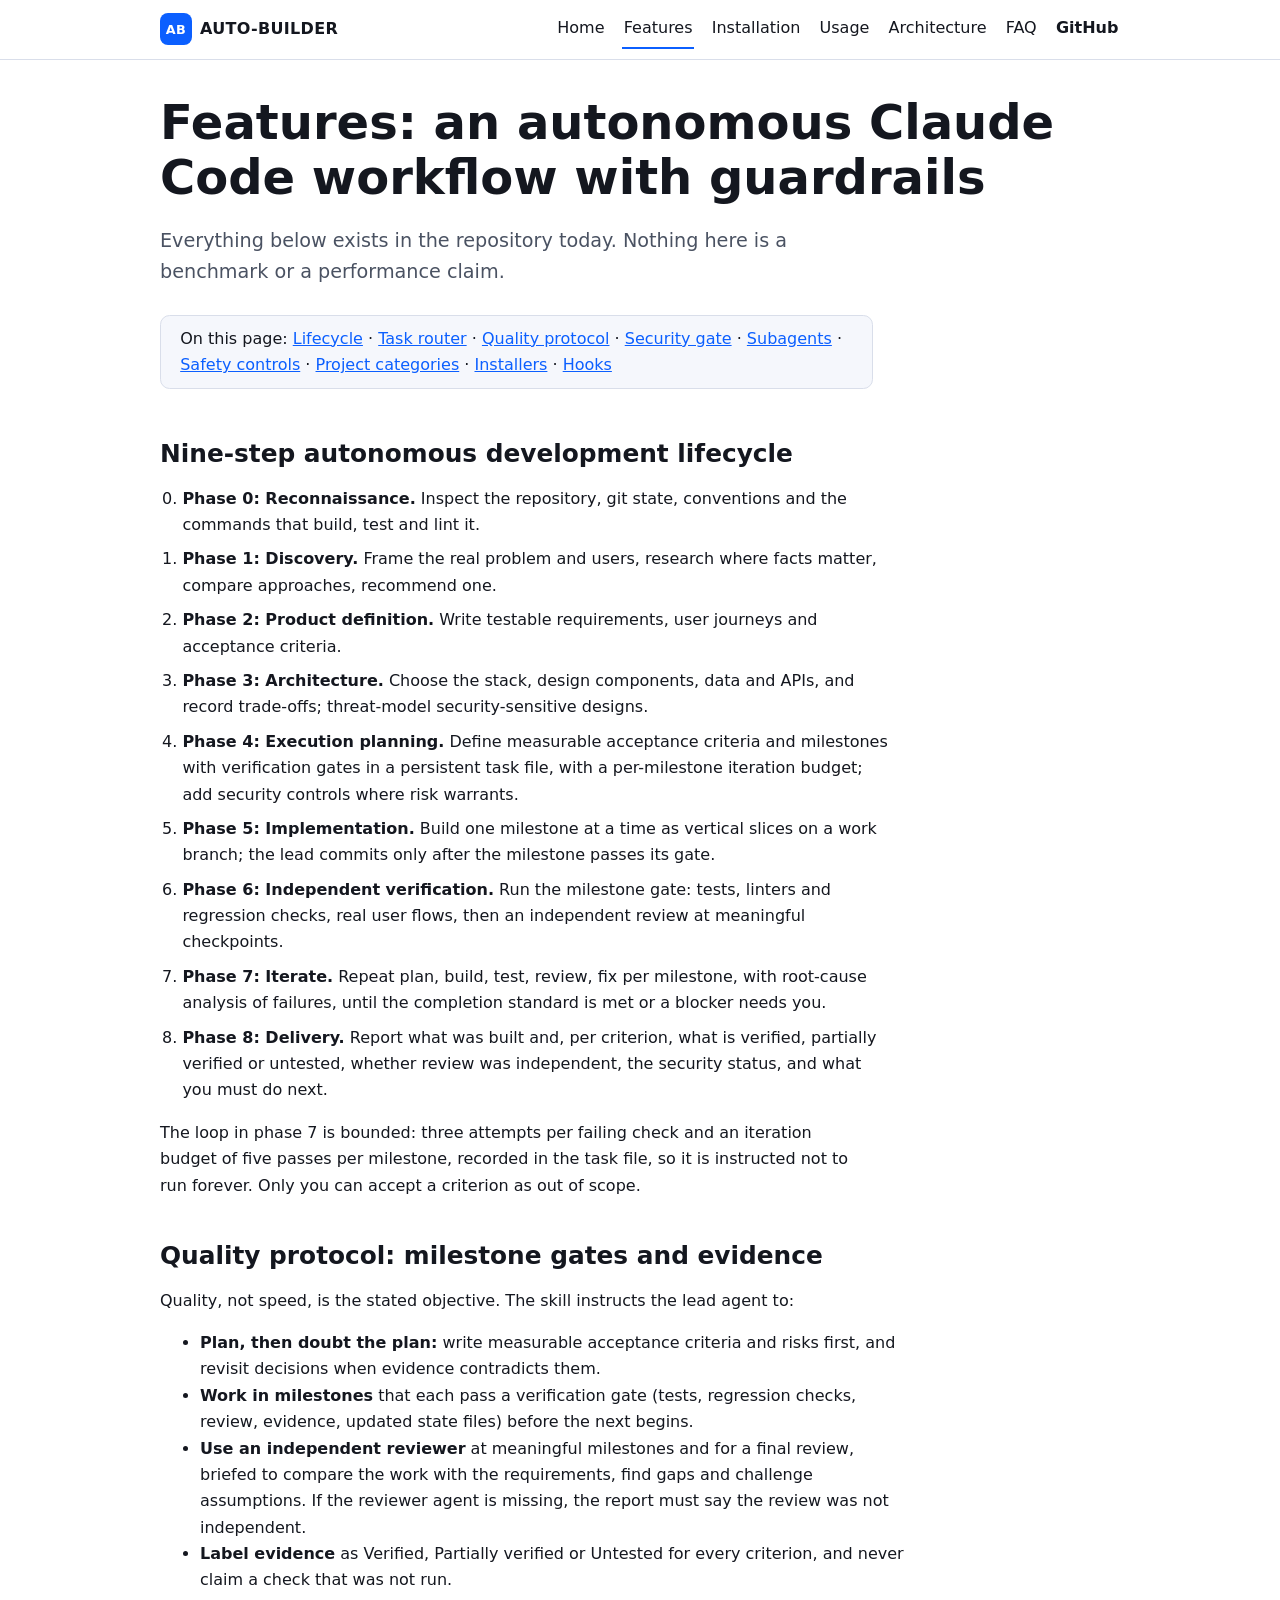
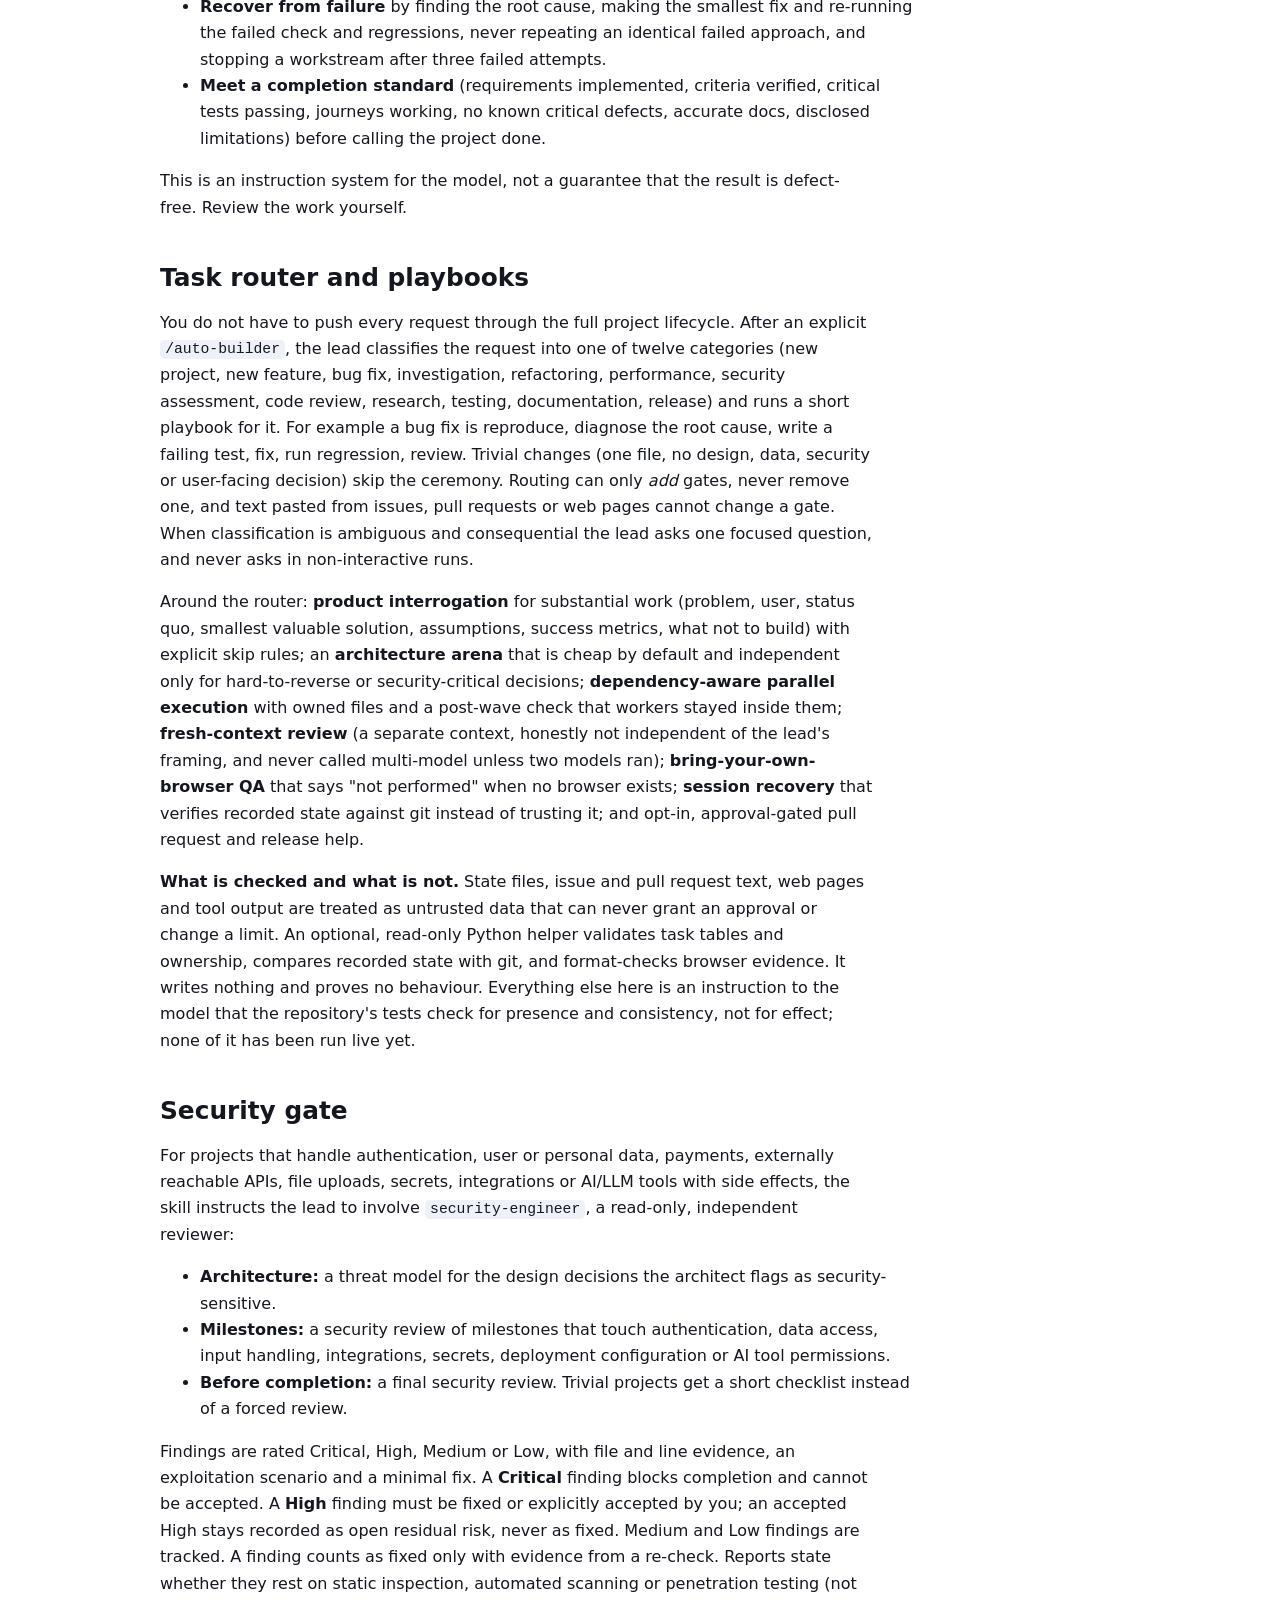
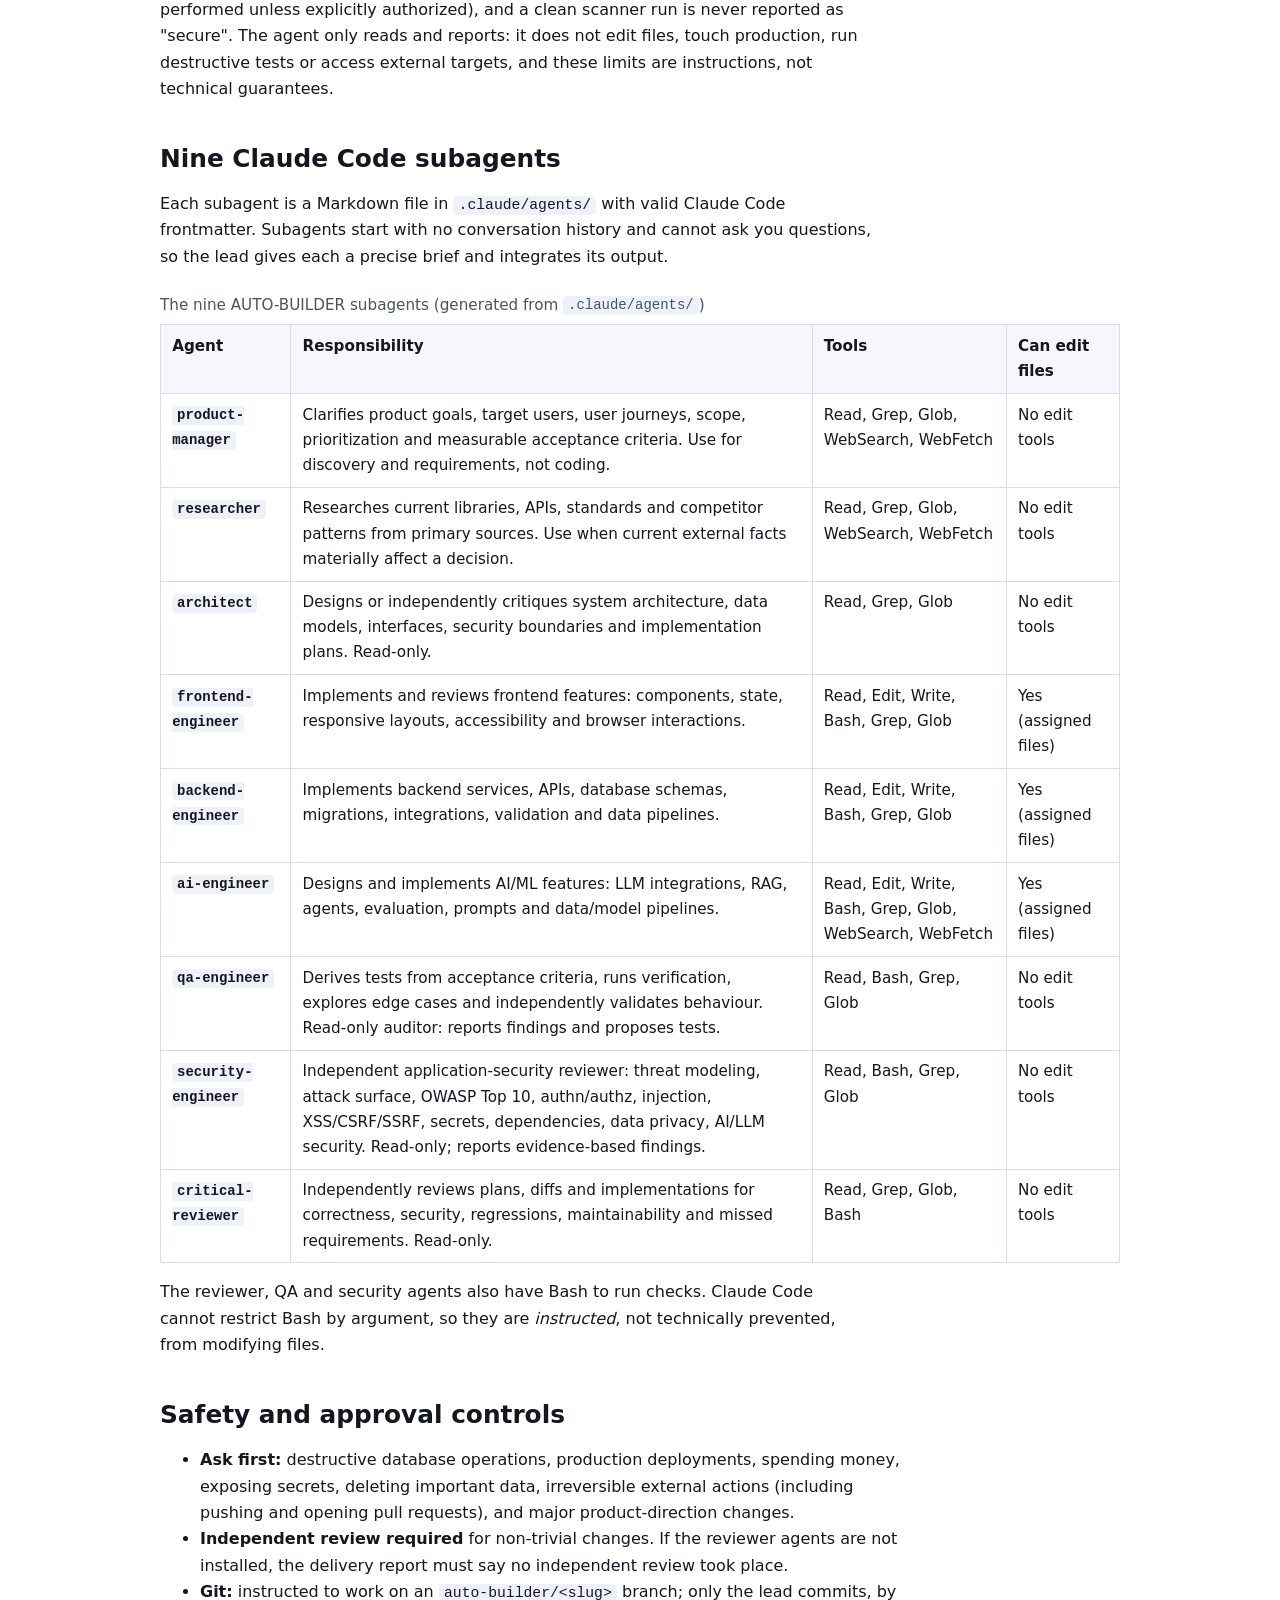
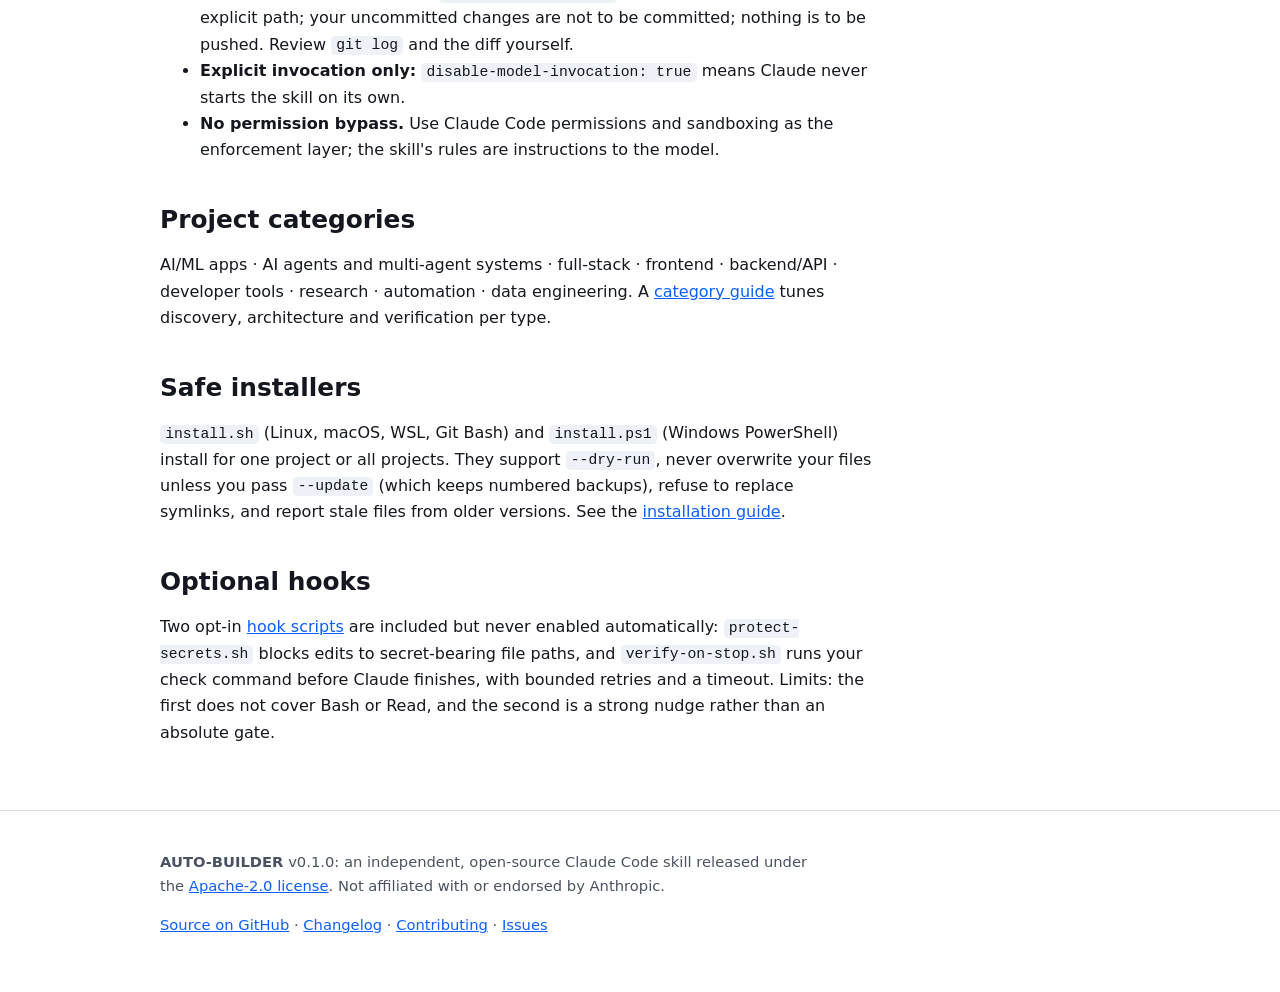
<file: docs/features.html>
<!doctype html>
<html lang="en">
<head>
<meta charset="utf-8">
<meta name="viewport" content="width=device-width, initial-scale=1">
<title>Features: Claude Code Subagents &amp; Autonomous Workflow</title>
<meta name="description" content="Nine-step autonomous development lifecycle, nine Claude Code subagents, independent review, approval checkpoints, safe installers and optional hooks.">
<link rel="canonical" href="https://bsrikumar855-dot.github.io/ClaudeCODE-Autonomous-skills/features.html">
<meta name="theme-color" content="#0b5fff">
<link rel="icon" href="assets/favicon.svg" type="image/svg+xml">
<link rel="stylesheet" href="assets/style.css">
<meta property="og:type" content="website">
<meta property="og:site_name" content="AUTO-BUILDER">
<meta property="og:title" content="Features: Claude Code Subagents &amp; Autonomous Workflow">
<meta property="og:description" content="Nine-step autonomous development lifecycle, nine Claude Code subagents, independent review, approval checkpoints, safe installers and optional hooks.">
<meta property="og:url" content="https://bsrikumar855-dot.github.io/ClaudeCODE-Autonomous-skills/features.html">
<meta property="og:image" content="https://bsrikumar855-dot.github.io/ClaudeCODE-Autonomous-skills/assets/og-image.png">
<meta property="og:image:width" content="1280">
<meta property="og:image:height" content="640">
<meta property="og:image:alt" content="AUTO-BUILDER: goal-driven autonomous development for Claude Code">
<meta name="twitter:card" content="summary_large_image">
<meta name="twitter:title" content="Features: Claude Code Subagents &amp; Autonomous Workflow">
<meta name="twitter:description" content="Nine-step autonomous development lifecycle, nine Claude Code subagents, independent review, approval checkpoints, safe installers and optional hooks.">
<meta name="twitter:image" content="https://bsrikumar855-dot.github.io/ClaudeCODE-Autonomous-skills/assets/og-image.png">
<script type="application/ld+json">
{
  "@context": "https://schema.org",
  "@graph": [
    {
      "@type": "SoftwareSourceCode",
      "@id": "https://bsrikumar855-dot.github.io/ClaudeCODE-Autonomous-skills/#software",
      "name": "AUTO-BUILDER",
      "description": "Claude Code skill and subagents for goal-driven, autonomous software development with approval checkpoints.",
      "codeRepository": "https://github.com/bsrikumar855-dot/ClaudeCODE-Autonomous-skills",
      "programmingLanguage": [
        "Markdown",
        "Bash",
        "PowerShell",
        "Python"
      ],
      "license": "https://www.apache.org/licenses/LICENSE-2.0",
      "version": "0.1.0",
      "url": "https://bsrikumar855-dot.github.io/ClaudeCODE-Autonomous-skills/"
    },
    {
      "@type": "WebSite",
      "@id": "https://bsrikumar855-dot.github.io/ClaudeCODE-Autonomous-skills/#website",
      "name": "AUTO-BUILDER",
      "url": "https://bsrikumar855-dot.github.io/ClaudeCODE-Autonomous-skills/"
    },
    {
      "@type": "WebPage",
      "@id": "https://bsrikumar855-dot.github.io/ClaudeCODE-Autonomous-skills/features.html#page",
      "url": "https://bsrikumar855-dot.github.io/ClaudeCODE-Autonomous-skills/features.html",
      "name": "Features: Claude Code Subagents & Autonomous Workflow",
      "description": "Nine-step autonomous development lifecycle, nine Claude Code subagents, independent review, approval checkpoints, safe installers and optional hooks.",
      "isPartOf": {
        "@id": "https://bsrikumar855-dot.github.io/ClaudeCODE-Autonomous-skills/#website"
      },
      "about": {
        "@id": "https://bsrikumar855-dot.github.io/ClaudeCODE-Autonomous-skills/#software"
      }
    },
    {
      "@type": "BreadcrumbList",
      "itemListElement": [
        {
          "@type": "ListItem",
          "position": 1,
          "name": "Home",
          "item": "https://bsrikumar855-dot.github.io/ClaudeCODE-Autonomous-skills/"
        },
        {
          "@type": "ListItem",
          "position": 2,
          "name": "Features",
          "item": "https://bsrikumar855-dot.github.io/ClaudeCODE-Autonomous-skills/features.html"
        }
      ]
    }
  ]
}
</script>
</head>
<body>
<a class="skip" href="#main">Skip to content</a>
<header class="site-header">
  <div class="wrap bar">
    <a class="brand" href="./" aria-label="AUTO-BUILDER home"><span class="logo" aria-hidden="true">AB</span> AUTO-BUILDER</a>
    <nav aria-label="Main"><ul><li><a href="./">Home</a></li><li><a href="features.html" aria-current="page">Features</a></li><li><a href="installation.html">Installation</a></li><li><a href="usage.html">Usage</a></li><li><a href="architecture.html">Architecture</a></li><li><a href="faq.html">FAQ</a></li><li><a class="gh" href="https://github.com/bsrikumar855-dot/ClaudeCODE-Autonomous-skills">GitHub</a></li></ul></nav>
  </div>
</header>
<main id="main" class="wrap">
<h1>Features: an autonomous Claude Code workflow with guardrails</h1>
<p class="lead">Everything below exists in the repository today. Nothing here is a benchmark or a performance claim.</p>
<p class="toc">On this page: <a href="#lifecycle">Lifecycle</a> &middot; <a href="#router">Task router</a> &middot; <a href="#quality">Quality protocol</a> &middot; <a href="#security">Security gate</a> &middot; <a href="#agents">Subagents</a> &middot; <a href="#safety">Safety controls</a> &middot; <a href="#categories">Project categories</a> &middot; <a href="#install">Installers</a> &middot; <a href="#hooks">Hooks</a></p>

<h2 id="lifecycle">Nine-step autonomous development lifecycle</h2>
<ol class="phases" start="0"><li><strong>Phase 0: Reconnaissance.</strong> Inspect the repository, git state, conventions and the commands that build, test and lint it.</li><li><strong>Phase 1: Discovery.</strong> Frame the real problem and users, research where facts matter, compare approaches, recommend one.</li><li><strong>Phase 2: Product definition.</strong> Write testable requirements, user journeys and acceptance criteria.</li><li><strong>Phase 3: Architecture.</strong> Choose the stack, design components, data and APIs, and record trade-offs; threat-model security-sensitive designs.</li><li><strong>Phase 4: Execution planning.</strong> Define measurable acceptance criteria and milestones with verification gates in a persistent task file, with a per-milestone iteration budget; add security controls where risk warrants.</li><li><strong>Phase 5: Implementation.</strong> Build one milestone at a time as vertical slices on a work branch; the lead commits only after the milestone passes its gate.</li><li><strong>Phase 6: Independent verification.</strong> Run the milestone gate: tests, linters and regression checks, real user flows, then an independent review at meaningful checkpoints.</li><li><strong>Phase 7: Iterate.</strong> Repeat plan, build, test, review, fix per milestone, with root-cause analysis of failures, until the completion standard is met or a blocker needs you.</li><li><strong>Phase 8: Delivery.</strong> Report what was built and, per criterion, what is verified, partially verified or untested, whether review was independent, the security status, and what you must do next.</li></ol>
<p>The loop in phase 7 is bounded: three attempts per failing check and an iteration budget of five passes per milestone, recorded in the task file, so it is instructed not to run forever. Only you can accept a criterion as out of scope.</p>

<h2 id="quality">Quality protocol: milestone gates and evidence</h2>
<p>Quality, not speed, is the stated objective. The skill instructs the lead agent to:</p>
<ul>
<li><strong>Plan, then doubt the plan:</strong> write measurable acceptance criteria and risks first, and revisit decisions when evidence contradicts them.</li>
<li><strong>Work in milestones</strong> that each pass a verification gate (tests, regression checks, review, evidence, updated state files) before the next begins.</li>
<li><strong>Use an independent reviewer</strong> at meaningful milestones and for a final review, briefed to compare the work with the requirements, find gaps and challenge assumptions. If the reviewer agent is missing, the report must say the review was not independent.</li>
<li><strong>Label evidence</strong> as Verified, Partially verified or Untested for every criterion, and never claim a check that was not run.</li>
<li><strong>Recover from failure</strong> by finding the root cause, making the smallest fix and re-running the failed check and regressions, never repeating an identical failed approach, and stopping a workstream after three failed attempts.</li>
<li><strong>Meet a completion standard</strong> (requirements implemented, criteria verified, critical tests passing, journeys working, no known critical defects, accurate docs, disclosed limitations) before calling the project done.</li>
</ul>
<p>This is an instruction system for the model, not a guarantee that the result is defect-free. Review the work yourself.</p>

<h2 id="router">Task router and playbooks</h2>
<p>You do not have to push every request through the full project lifecycle. After an explicit <code>/auto-builder</code>, the lead classifies the request into one of twelve categories (new project, new feature, bug fix, investigation, refactoring, performance, security assessment, code review, research, testing, documentation, release) and runs a short playbook for it. For example a bug fix is reproduce, diagnose the root cause, write a failing test, fix, run regression, review. Trivial changes (one file, no design, data, security or user-facing decision) skip the ceremony. Routing can only <em>add</em> gates, never remove one, and text pasted from issues, pull requests or web pages cannot change a gate. When classification is ambiguous and consequential the lead asks one focused question, and never asks in non-interactive runs.</p>
<p>Around the router: <strong>product interrogation</strong> for substantial work (problem, user, status quo, smallest valuable solution, assumptions, success metrics, what not to build) with explicit skip rules; an <strong>architecture arena</strong> that is cheap by default and independent only for hard-to-reverse or security-critical decisions; <strong>dependency-aware parallel execution</strong> with owned files and a post-wave check that workers stayed inside them; <strong>fresh-context review</strong> (a separate context, honestly not independent of the lead's framing, and never called multi-model unless two models ran); <strong>bring-your-own-browser QA</strong> that says "not performed" when no browser exists; <strong>session recovery</strong> that verifies recorded state against git instead of trusting it; and opt-in, approval-gated pull request and release help.</p>
<p><strong>What is checked and what is not.</strong> State files, issue and pull request text, web pages and tool output are treated as untrusted data that can never grant an approval or change a limit. An optional, read-only Python helper validates task tables and ownership, compares recorded state with git, and format-checks browser evidence. It writes nothing and proves no behaviour. Everything else here is an instruction to the model that the repository's tests check for presence and consistency, not for effect; none of it has been run live yet.</p>

<h2 id="security">Security gate</h2>
<p>For projects that handle authentication, user or personal data, payments, externally reachable APIs, file uploads, secrets, integrations or AI/LLM tools with side effects, the skill instructs the lead to involve <code>security-engineer</code>, a read-only, independent reviewer:</p>
<ul>
<li><strong>Architecture:</strong> a threat model for the design decisions the architect flags as security-sensitive.</li>
<li><strong>Milestones:</strong> a security review of milestones that touch authentication, data access, input handling, integrations, secrets, deployment configuration or AI tool permissions.</li>
<li><strong>Before completion:</strong> a final security review. Trivial projects get a short checklist instead of a forced review.</li>
</ul>
<p>Findings are rated Critical, High, Medium or Low, with file and line evidence, an exploitation scenario and a minimal fix. A <strong>Critical</strong> finding blocks completion and cannot be accepted. A <strong>High</strong> finding must be fixed or explicitly accepted by you; an accepted High stays recorded as open residual risk, never as fixed. Medium and Low findings are tracked. A finding counts as fixed only with evidence from a re-check. Reports state whether they rest on static inspection, automated scanning or penetration testing (not performed unless explicitly authorized), and a clean scanner run is never reported as "secure". The agent only reads and reports: it does not edit files, touch production, run destructive tests or access external targets, and these limits are instructions, not technical guarantees.</p>

<h2 id="agents">Nine Claude Code subagents</h2>
<p>Each subagent is a Markdown file in <code>.claude/agents/</code> with valid Claude Code frontmatter. Subagents start with no conversation history and cannot ask you questions, so the lead gives each a precise brief and integrates its output.</p>
<div class="table-wrap"><table><caption>The nine AUTO-BUILDER subagents (generated from <code>.claude/agents/</code>)</caption><thead><tr><th scope="col">Agent</th><th scope="col">Responsibility</th><th scope="col">Tools</th><th scope="col">Can edit files</th></tr></thead><tbody><tr><th scope="row"><code>product-manager</code></th><td>Clarifies product goals, target users, user journeys, scope, prioritization and measurable acceptance criteria. Use for discovery and requirements, not coding.</td><td>Read, Grep, Glob, WebSearch, WebFetch</td><td>No edit tools</td></tr><tr><th scope="row"><code>researcher</code></th><td>Researches current libraries, APIs, standards and competitor patterns from primary sources. Use when current external facts materially affect a decision.</td><td>Read, Grep, Glob, WebSearch, WebFetch</td><td>No edit tools</td></tr><tr><th scope="row"><code>architect</code></th><td>Designs or independently critiques system architecture, data models, interfaces, security boundaries and implementation plans. Read-only.</td><td>Read, Grep, Glob</td><td>No edit tools</td></tr><tr><th scope="row"><code>frontend-engineer</code></th><td>Implements and reviews frontend features: components, state, responsive layouts, accessibility and browser interactions.</td><td>Read, Edit, Write, Bash, Grep, Glob</td><td>Yes (assigned files)</td></tr><tr><th scope="row"><code>backend-engineer</code></th><td>Implements backend services, APIs, database schemas, migrations, integrations, validation and data pipelines.</td><td>Read, Edit, Write, Bash, Grep, Glob</td><td>Yes (assigned files)</td></tr><tr><th scope="row"><code>ai-engineer</code></th><td>Designs and implements AI/ML features: LLM integrations, RAG, agents, evaluation, prompts and data/model pipelines.</td><td>Read, Edit, Write, Bash, Grep, Glob, WebSearch, WebFetch</td><td>Yes (assigned files)</td></tr><tr><th scope="row"><code>qa-engineer</code></th><td>Derives tests from acceptance criteria, runs verification, explores edge cases and independently validates behaviour. Read-only auditor: reports findings and proposes tests.</td><td>Read, Bash, Grep, Glob</td><td>No edit tools</td></tr><tr><th scope="row"><code>security-engineer</code></th><td>Independent application-security reviewer: threat modeling, attack surface, OWASP Top 10, authn/authz, injection, XSS/CSRF/SSRF, secrets, dependencies, data privacy, AI/LLM security. Read-only; reports evidence-based findings.</td><td>Read, Bash, Grep, Glob</td><td>No edit tools</td></tr><tr><th scope="row"><code>critical-reviewer</code></th><td>Independently reviews plans, diffs and implementations for correctness, security, regressions, maintainability and missed requirements. Read-only.</td><td>Read, Grep, Glob, Bash</td><td>No edit tools</td></tr></tbody></table></div>
<p>The reviewer, QA and security agents also have Bash to run checks. Claude Code cannot restrict Bash by argument, so they are <em>instructed</em>, not technically prevented, from modifying files.</p>

<h2 id="safety">Safety and approval controls</h2>
<ul>
<li><strong>Ask first:</strong> destructive database operations, production deployments, spending money, exposing secrets, deleting important data, irreversible external actions (including pushing and opening pull requests), and major product-direction changes.</li>
<li><strong>Independent review required</strong> for non-trivial changes. If the reviewer agents are not installed, the delivery report must say no independent review took place.</li>
<li><strong>Git:</strong> instructed to work on an <code>auto-builder/&lt;slug&gt;</code> branch; only the lead commits, by explicit path; your uncommitted changes are not to be committed; nothing is to be pushed. Review <code>git log</code> and the diff yourself.</li>
<li><strong>Explicit invocation only:</strong> <code>disable-model-invocation: true</code> means Claude never starts the skill on its own.</li>
<li><strong>No permission bypass.</strong> Use Claude Code permissions and sandboxing as the enforcement layer; the skill's rules are instructions to the model.</li>
</ul>

<h2 id="categories">Project categories</h2>
<p>AI/ML apps &middot; AI agents and multi-agent systems &middot; full-stack &middot; frontend &middot; backend/API &middot; developer tools &middot; research &middot; automation &middot; data engineering. A <a href="https://github.com/bsrikumar855-dot/ClaudeCODE-Autonomous-skills/blob/main/.claude/skills/auto-builder/references/project-categories.md">category guide</a> tunes discovery, architecture and verification per type.</p>

<h2 id="install">Safe installers</h2>
<p><code>install.sh</code> (Linux, macOS, WSL, Git Bash) and <code>install.ps1</code> (Windows PowerShell) install for one project or all projects. They support <code>--dry-run</code>, never overwrite your files unless you pass <code>--update</code> (which keeps numbered backups), refuse to replace symlinks, and report stale files from older versions. See the <a href="installation.html">installation guide</a>.</p>

<h2 id="hooks">Optional hooks</h2>
<p>Two opt-in <a href="https://github.com/bsrikumar855-dot/ClaudeCODE-Autonomous-skills/tree/main/.claude/skills/auto-builder/scripts/hooks">hook scripts</a> are included but never enabled automatically: <code>protect-secrets.sh</code> blocks edits to secret-bearing file paths, and <code>verify-on-stop.sh</code> runs your check command before Claude finishes, with bounded retries and a timeout. Limits: the first does not cover Bash or Read, and the second is a strong nudge rather than an absolute gate.</p>

</main>
<footer class="site-footer">
  <div class="wrap">
    <p><strong>AUTO-BUILDER</strong> v0.1.0: an independent, open-source Claude Code skill released under the
    <a href="https://github.com/bsrikumar855-dot/ClaudeCODE-Autonomous-skills/blob/main/LICENSE">Apache-2.0 license</a>. Not affiliated with or endorsed by Anthropic.</p>
    <p><a href="https://github.com/bsrikumar855-dot/ClaudeCODE-Autonomous-skills">Source on GitHub</a> &middot; <a href="https://github.com/bsrikumar855-dot/ClaudeCODE-Autonomous-skills/blob/main/CHANGELOG.md">Changelog</a> &middot;
    <a href="https://github.com/bsrikumar855-dot/ClaudeCODE-Autonomous-skills/blob/main/CONTRIBUTING.md">Contributing</a> &middot; <a href="https://github.com/bsrikumar855-dot/ClaudeCODE-Autonomous-skills/issues">Issues</a></p>
  </div>
</footer>
<script src="assets/site.js" defer></script>
</body>
</html>
</file>
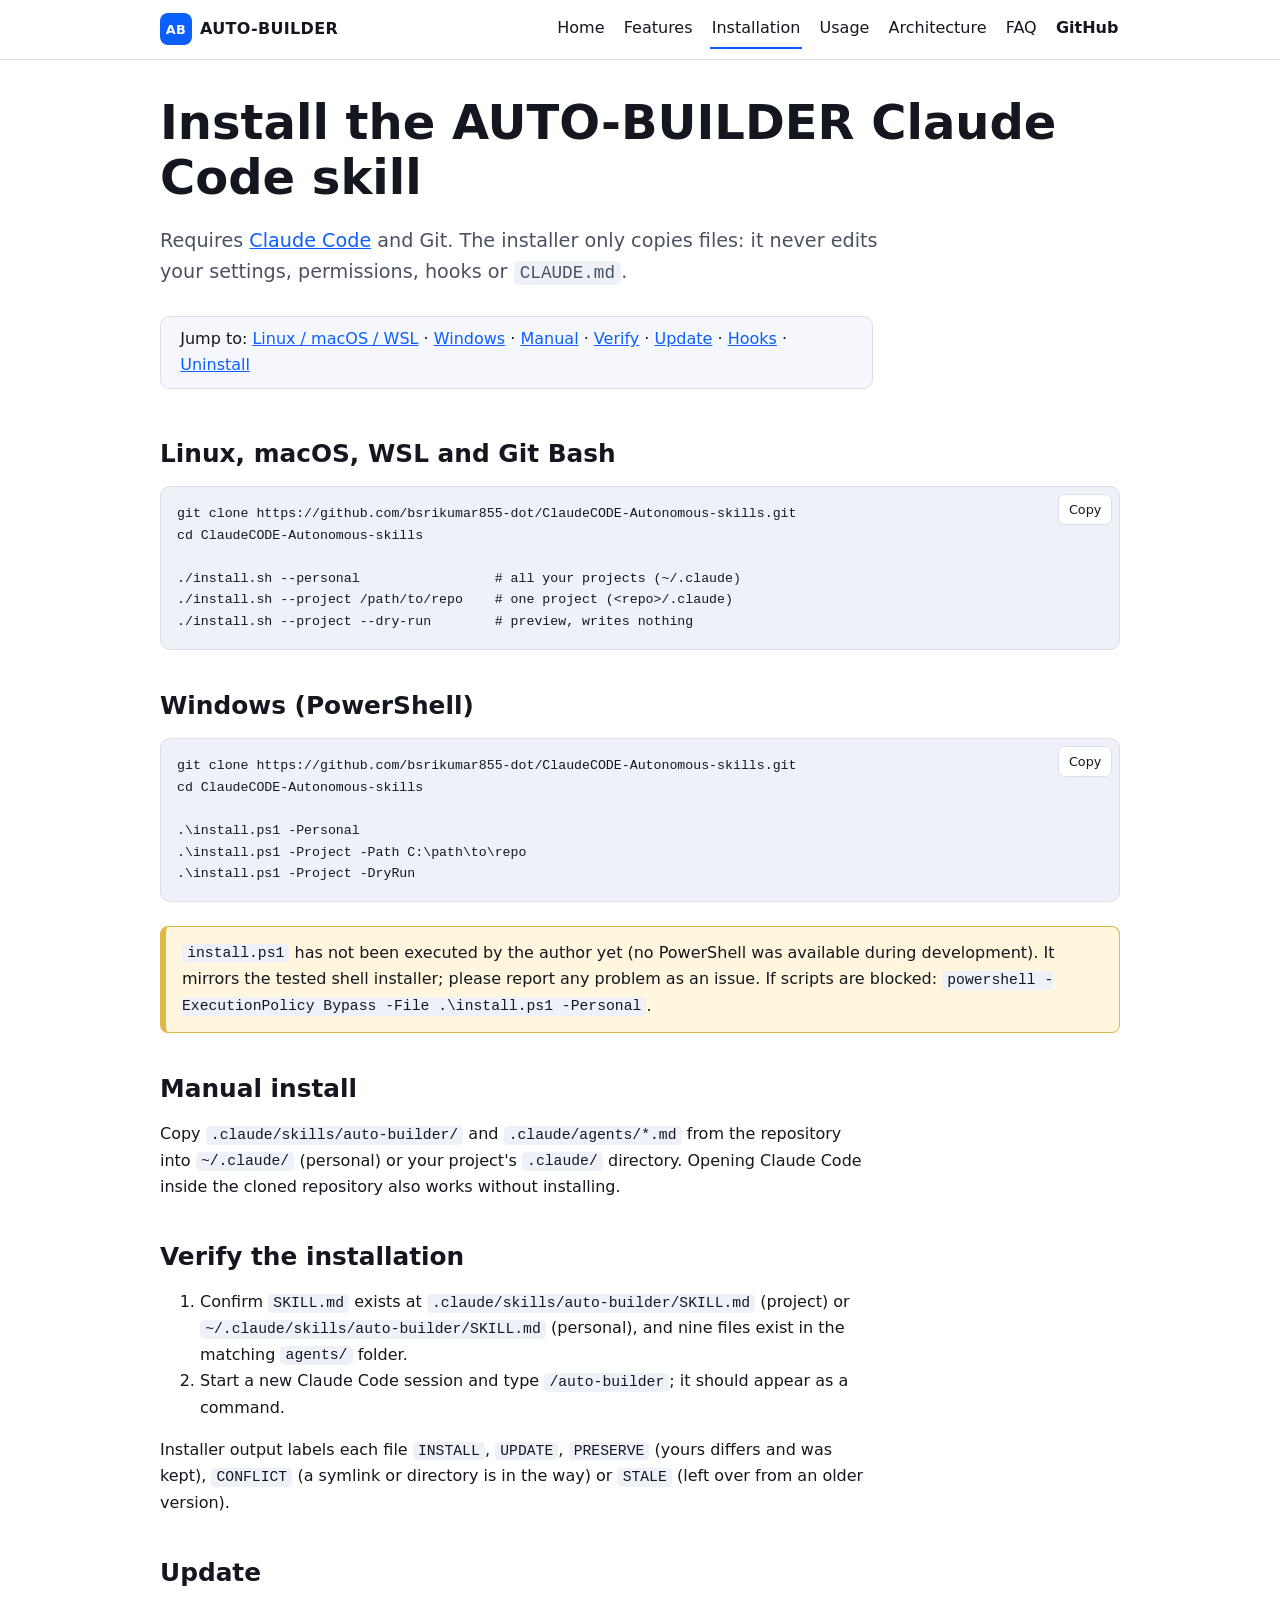
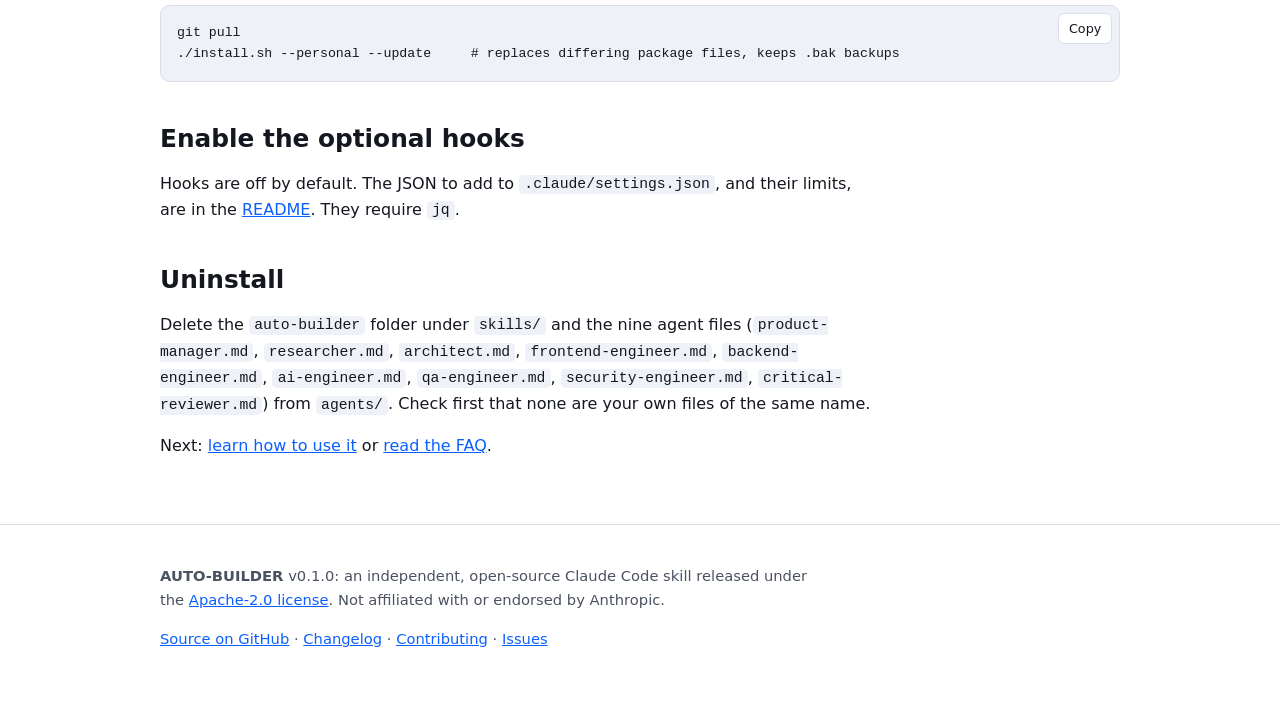
<file: docs/installation.html>
<!doctype html>
<html lang="en">
<head>
<meta charset="utf-8">
<meta name="viewport" content="width=device-width, initial-scale=1">
<title>Install AUTO-BUILDER: Claude Code Skill Setup Guide</title>
<meta name="description" content="Install the AUTO-BUILDER Claude Code skill and subagents for one project or all projects on Linux, macOS, WSL or Windows. Dry-run and update supported.">
<link rel="canonical" href="https://bsrikumar855-dot.github.io/ClaudeCODE-Autonomous-skills/installation.html">
<meta name="theme-color" content="#0b5fff">
<link rel="icon" href="assets/favicon.svg" type="image/svg+xml">
<link rel="stylesheet" href="assets/style.css">
<meta property="og:type" content="website">
<meta property="og:site_name" content="AUTO-BUILDER">
<meta property="og:title" content="Install AUTO-BUILDER: Claude Code Skill Setup Guide">
<meta property="og:description" content="Install the AUTO-BUILDER Claude Code skill and subagents for one project or all projects on Linux, macOS, WSL or Windows. Dry-run and update supported.">
<meta property="og:url" content="https://bsrikumar855-dot.github.io/ClaudeCODE-Autonomous-skills/installation.html">
<meta property="og:image" content="https://bsrikumar855-dot.github.io/ClaudeCODE-Autonomous-skills/assets/og-image.png">
<meta property="og:image:width" content="1280">
<meta property="og:image:height" content="640">
<meta property="og:image:alt" content="AUTO-BUILDER: goal-driven autonomous development for Claude Code">
<meta name="twitter:card" content="summary_large_image">
<meta name="twitter:title" content="Install AUTO-BUILDER: Claude Code Skill Setup Guide">
<meta name="twitter:description" content="Install the AUTO-BUILDER Claude Code skill and subagents for one project or all projects on Linux, macOS, WSL or Windows. Dry-run and update supported.">
<meta name="twitter:image" content="https://bsrikumar855-dot.github.io/ClaudeCODE-Autonomous-skills/assets/og-image.png">
<script type="application/ld+json">
{
  "@context": "https://schema.org",
  "@graph": [
    {
      "@type": "SoftwareSourceCode",
      "@id": "https://bsrikumar855-dot.github.io/ClaudeCODE-Autonomous-skills/#software",
      "name": "AUTO-BUILDER",
      "description": "Claude Code skill and subagents for goal-driven, autonomous software development with approval checkpoints.",
      "codeRepository": "https://github.com/bsrikumar855-dot/ClaudeCODE-Autonomous-skills",
      "programmingLanguage": [
        "Markdown",
        "Bash",
        "PowerShell",
        "Python"
      ],
      "license": "https://www.apache.org/licenses/LICENSE-2.0",
      "version": "0.1.0",
      "url": "https://bsrikumar855-dot.github.io/ClaudeCODE-Autonomous-skills/"
    },
    {
      "@type": "WebSite",
      "@id": "https://bsrikumar855-dot.github.io/ClaudeCODE-Autonomous-skills/#website",
      "name": "AUTO-BUILDER",
      "url": "https://bsrikumar855-dot.github.io/ClaudeCODE-Autonomous-skills/"
    },
    {
      "@type": "WebPage",
      "@id": "https://bsrikumar855-dot.github.io/ClaudeCODE-Autonomous-skills/installation.html#page",
      "url": "https://bsrikumar855-dot.github.io/ClaudeCODE-Autonomous-skills/installation.html",
      "name": "Install AUTO-BUILDER: Claude Code Skill Setup Guide",
      "description": "Install the AUTO-BUILDER Claude Code skill and subagents for one project or all projects on Linux, macOS, WSL or Windows. Dry-run and update supported.",
      "isPartOf": {
        "@id": "https://bsrikumar855-dot.github.io/ClaudeCODE-Autonomous-skills/#website"
      },
      "about": {
        "@id": "https://bsrikumar855-dot.github.io/ClaudeCODE-Autonomous-skills/#software"
      }
    },
    {
      "@type": "BreadcrumbList",
      "itemListElement": [
        {
          "@type": "ListItem",
          "position": 1,
          "name": "Home",
          "item": "https://bsrikumar855-dot.github.io/ClaudeCODE-Autonomous-skills/"
        },
        {
          "@type": "ListItem",
          "position": 2,
          "name": "Installation",
          "item": "https://bsrikumar855-dot.github.io/ClaudeCODE-Autonomous-skills/installation.html"
        }
      ]
    }
  ]
}
</script>
</head>
<body>
<a class="skip" href="#main">Skip to content</a>
<header class="site-header">
  <div class="wrap bar">
    <a class="brand" href="./" aria-label="AUTO-BUILDER home"><span class="logo" aria-hidden="true">AB</span> AUTO-BUILDER</a>
    <nav aria-label="Main"><ul><li><a href="./">Home</a></li><li><a href="features.html">Features</a></li><li><a href="installation.html" aria-current="page">Installation</a></li><li><a href="usage.html">Usage</a></li><li><a href="architecture.html">Architecture</a></li><li><a href="faq.html">FAQ</a></li><li><a class="gh" href="https://github.com/bsrikumar855-dot/ClaudeCODE-Autonomous-skills">GitHub</a></li></ul></nav>
  </div>
</header>
<main id="main" class="wrap">
<h1>Install the AUTO-BUILDER Claude Code skill</h1>
<p class="lead">Requires <a href="https://code.claude.com">Claude Code</a> and Git. The installer only copies files: it never edits your settings, permissions, hooks or <code>CLAUDE.md</code>.</p>
<p class="toc">Jump to: <a href="#unix">Linux / macOS / WSL</a> &middot; <a href="#windows">Windows</a> &middot; <a href="#manual">Manual</a> &middot; <a href="#verify">Verify</a> &middot; <a href="#update">Update</a> &middot; <a href="#hooks">Hooks</a> &middot; <a href="#uninstall">Uninstall</a></p>

<h2 id="unix">Linux, macOS, WSL and Git Bash</h2>
<div class="codeblock"><pre><code>git clone https://github.com/bsrikumar855-dot/ClaudeCODE-Autonomous-skills.git
cd ClaudeCODE-Autonomous-skills

./install.sh --personal                 # all your projects (~/.claude)
./install.sh --project /path/to/repo    # one project (&lt;repo&gt;/.claude)
./install.sh --project --dry-run        # preview, writes nothing</code></pre></div>

<h2 id="windows">Windows (PowerShell)</h2>
<div class="codeblock"><pre><code>git clone https://github.com/bsrikumar855-dot/ClaudeCODE-Autonomous-skills.git
cd ClaudeCODE-Autonomous-skills

.\install.ps1 -Personal
.\install.ps1 -Project -Path C:\path\to\repo
.\install.ps1 -Project -DryRun</code></pre></div>
<div class="note"><code>install.ps1</code> has not been executed by the author yet (no PowerShell was available during development). It mirrors the tested shell installer; please report any problem as an issue. If scripts are blocked: <code>powershell -ExecutionPolicy Bypass -File .\install.ps1 -Personal</code>.</div>

<h2 id="manual">Manual install</h2>
<p>Copy <code>.claude/skills/auto-builder/</code> and <code>.claude/agents/*.md</code> from the repository into <code>~/.claude/</code> (personal) or your project's <code>.claude/</code> directory. Opening Claude Code inside the cloned repository also works without installing.</p>

<h2 id="verify">Verify the installation</h2>
<ol>
<li>Confirm <code>SKILL.md</code> exists at <code>.claude/skills/auto-builder/SKILL.md</code> (project) or <code>~/.claude/skills/auto-builder/SKILL.md</code> (personal), and nine files exist in the matching <code>agents/</code> folder.</li>
<li>Start a new Claude Code session and type <code>/auto-builder</code>; it should appear as a command.</li>
</ol>
<p>Installer output labels each file <code>INSTALL</code>, <code>UPDATE</code>, <code>PRESERVE</code> (yours differs and was kept), <code>CONFLICT</code> (a symlink or directory is in the way) or <code>STALE</code> (left over from an older version).</p>

<h2 id="update">Update</h2>
<div class="codeblock"><pre><code>git pull
./install.sh --personal --update     # replaces differing package files, keeps .bak backups</code></pre></div>

<h2 id="hooks">Enable the optional hooks</h2>
<p>Hooks are off by default. The JSON to add to <code>.claude/settings.json</code>, and their limits, are in the <a href="https://github.com/bsrikumar855-dot/ClaudeCODE-Autonomous-skills#hooks-optional-off-by-default">README</a>. They require <code>jq</code>.</p>

<h2 id="uninstall">Uninstall</h2>
<p>Delete the <code>auto-builder</code> folder under <code>skills/</code> and the nine agent files (<code>product-manager.md</code>, <code>researcher.md</code>, <code>architect.md</code>, <code>frontend-engineer.md</code>, <code>backend-engineer.md</code>, <code>ai-engineer.md</code>, <code>qa-engineer.md</code>, <code>security-engineer.md</code>, <code>critical-reviewer.md</code>) from <code>agents/</code>. Check first that none are your own files of the same name.</p>

<p>Next: <a href="usage.html">learn how to use it</a> or <a href="faq.html">read the FAQ</a>.</p>

</main>
<footer class="site-footer">
  <div class="wrap">
    <p><strong>AUTO-BUILDER</strong> v0.1.0: an independent, open-source Claude Code skill released under the
    <a href="https://github.com/bsrikumar855-dot/ClaudeCODE-Autonomous-skills/blob/main/LICENSE">Apache-2.0 license</a>. Not affiliated with or endorsed by Anthropic.</p>
    <p><a href="https://github.com/bsrikumar855-dot/ClaudeCODE-Autonomous-skills">Source on GitHub</a> &middot; <a href="https://github.com/bsrikumar855-dot/ClaudeCODE-Autonomous-skills/blob/main/CHANGELOG.md">Changelog</a> &middot;
    <a href="https://github.com/bsrikumar855-dot/ClaudeCODE-Autonomous-skills/blob/main/CONTRIBUTING.md">Contributing</a> &middot; <a href="https://github.com/bsrikumar855-dot/ClaudeCODE-Autonomous-skills/issues">Issues</a></p>
  </div>
</footer>
<script src="assets/site.js" defer></script>
</body>
</html>
</file>
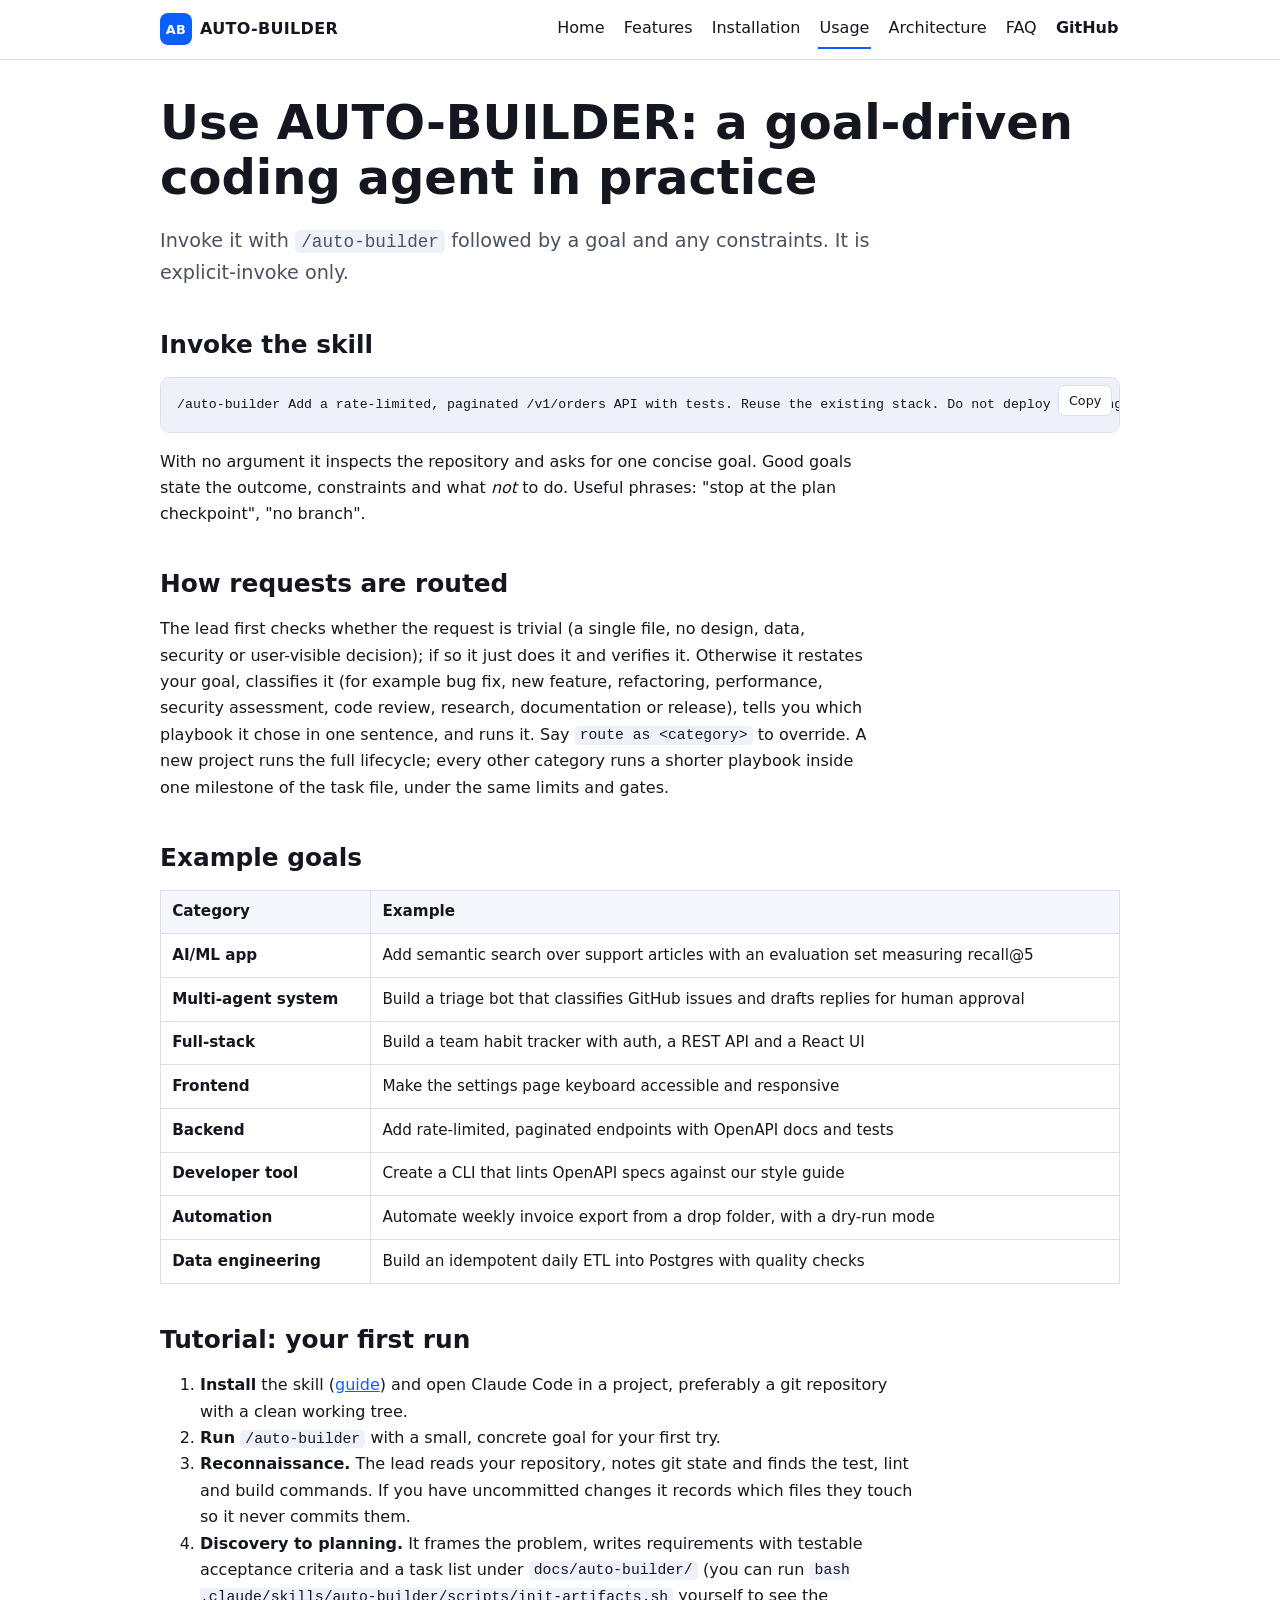
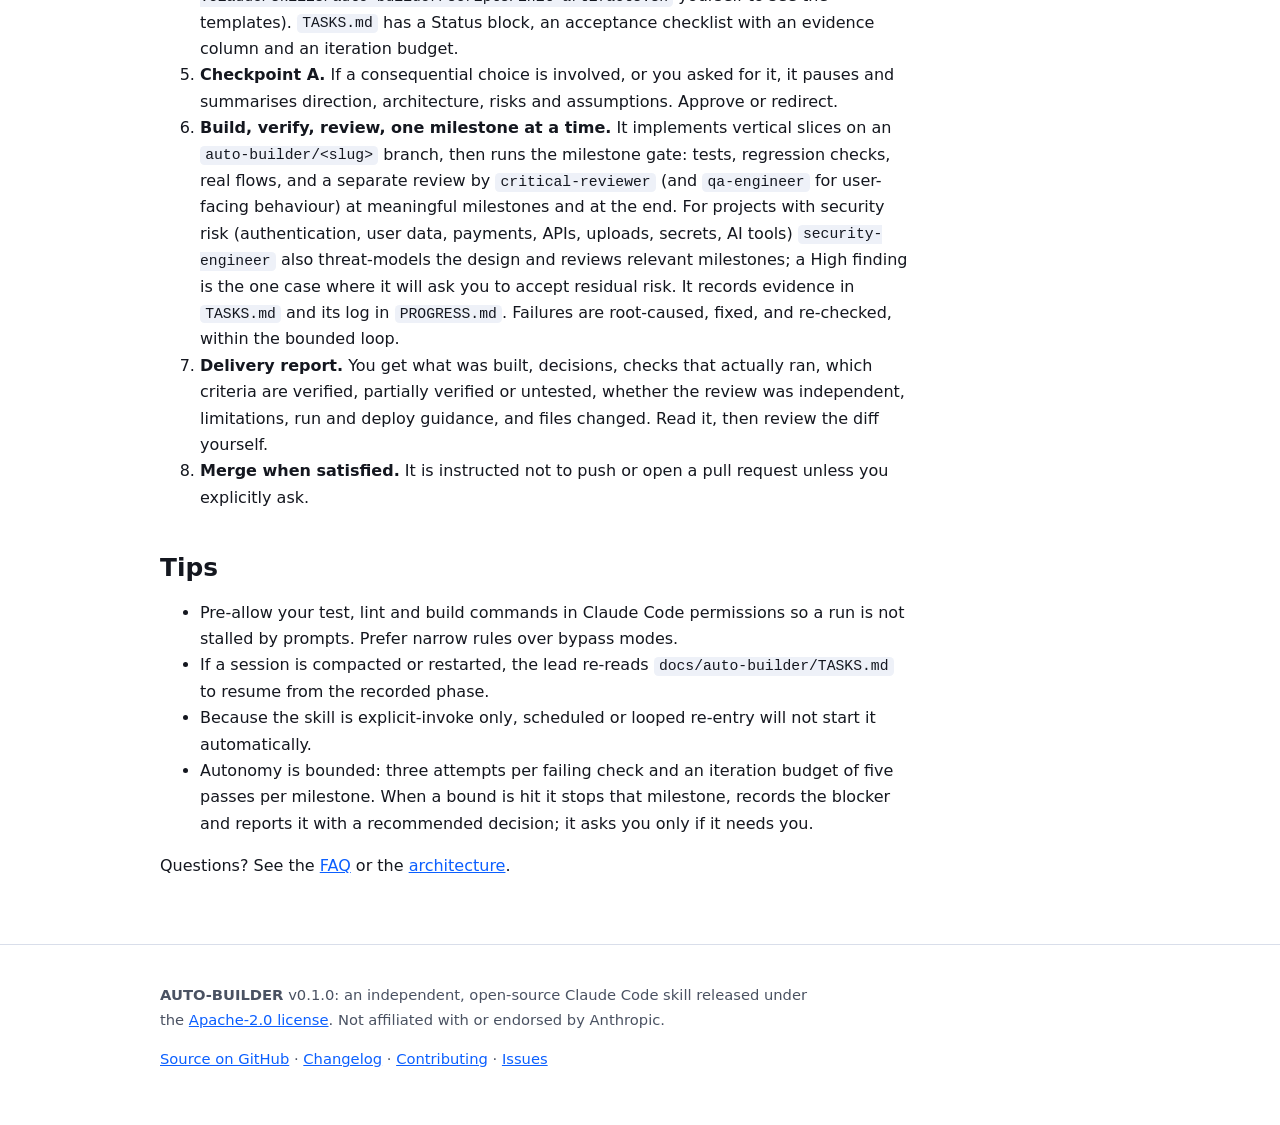
<file: docs/usage.html>
<!doctype html>
<html lang="en">
<head>
<meta charset="utf-8">
<meta name="viewport" content="width=device-width, initial-scale=1">
<title>Use AUTO-BUILDER: Goal-Driven Coding Agent Tutorial</title>
<meta name="description" content="How to run /auto-builder: write a goal, approve the plan, follow the lifecycle, and read the delivery report. Includes example goals and a first-run tutorial.">
<link rel="canonical" href="https://bsrikumar855-dot.github.io/ClaudeCODE-Autonomous-skills/usage.html">
<meta name="theme-color" content="#0b5fff">
<link rel="icon" href="assets/favicon.svg" type="image/svg+xml">
<link rel="stylesheet" href="assets/style.css">
<meta property="og:type" content="website">
<meta property="og:site_name" content="AUTO-BUILDER">
<meta property="og:title" content="Use AUTO-BUILDER: Goal-Driven Coding Agent Tutorial">
<meta property="og:description" content="How to run /auto-builder: write a goal, approve the plan, follow the lifecycle, and read the delivery report. Includes example goals and a first-run tutorial.">
<meta property="og:url" content="https://bsrikumar855-dot.github.io/ClaudeCODE-Autonomous-skills/usage.html">
<meta property="og:image" content="https://bsrikumar855-dot.github.io/ClaudeCODE-Autonomous-skills/assets/og-image.png">
<meta property="og:image:width" content="1280">
<meta property="og:image:height" content="640">
<meta property="og:image:alt" content="AUTO-BUILDER: goal-driven autonomous development for Claude Code">
<meta name="twitter:card" content="summary_large_image">
<meta name="twitter:title" content="Use AUTO-BUILDER: Goal-Driven Coding Agent Tutorial">
<meta name="twitter:description" content="How to run /auto-builder: write a goal, approve the plan, follow the lifecycle, and read the delivery report. Includes example goals and a first-run tutorial.">
<meta name="twitter:image" content="https://bsrikumar855-dot.github.io/ClaudeCODE-Autonomous-skills/assets/og-image.png">
<script type="application/ld+json">
{
  "@context": "https://schema.org",
  "@graph": [
    {
      "@type": "SoftwareSourceCode",
      "@id": "https://bsrikumar855-dot.github.io/ClaudeCODE-Autonomous-skills/#software",
      "name": "AUTO-BUILDER",
      "description": "Claude Code skill and subagents for goal-driven, autonomous software development with approval checkpoints.",
      "codeRepository": "https://github.com/bsrikumar855-dot/ClaudeCODE-Autonomous-skills",
      "programmingLanguage": [
        "Markdown",
        "Bash",
        "PowerShell",
        "Python"
      ],
      "license": "https://www.apache.org/licenses/LICENSE-2.0",
      "version": "0.1.0",
      "url": "https://bsrikumar855-dot.github.io/ClaudeCODE-Autonomous-skills/"
    },
    {
      "@type": "WebSite",
      "@id": "https://bsrikumar855-dot.github.io/ClaudeCODE-Autonomous-skills/#website",
      "name": "AUTO-BUILDER",
      "url": "https://bsrikumar855-dot.github.io/ClaudeCODE-Autonomous-skills/"
    },
    {
      "@type": "WebPage",
      "@id": "https://bsrikumar855-dot.github.io/ClaudeCODE-Autonomous-skills/usage.html#page",
      "url": "https://bsrikumar855-dot.github.io/ClaudeCODE-Autonomous-skills/usage.html",
      "name": "Use AUTO-BUILDER: Goal-Driven Coding Agent Tutorial",
      "description": "How to run /auto-builder: write a goal, approve the plan, follow the lifecycle, and read the delivery report. Includes example goals and a first-run tutorial.",
      "isPartOf": {
        "@id": "https://bsrikumar855-dot.github.io/ClaudeCODE-Autonomous-skills/#website"
      },
      "about": {
        "@id": "https://bsrikumar855-dot.github.io/ClaudeCODE-Autonomous-skills/#software"
      }
    },
    {
      "@type": "BreadcrumbList",
      "itemListElement": [
        {
          "@type": "ListItem",
          "position": 1,
          "name": "Home",
          "item": "https://bsrikumar855-dot.github.io/ClaudeCODE-Autonomous-skills/"
        },
        {
          "@type": "ListItem",
          "position": 2,
          "name": "Usage",
          "item": "https://bsrikumar855-dot.github.io/ClaudeCODE-Autonomous-skills/usage.html"
        }
      ]
    }
  ]
}
</script>
</head>
<body>
<a class="skip" href="#main">Skip to content</a>
<header class="site-header">
  <div class="wrap bar">
    <a class="brand" href="./" aria-label="AUTO-BUILDER home"><span class="logo" aria-hidden="true">AB</span> AUTO-BUILDER</a>
    <nav aria-label="Main"><ul><li><a href="./">Home</a></li><li><a href="features.html">Features</a></li><li><a href="installation.html">Installation</a></li><li><a href="usage.html" aria-current="page">Usage</a></li><li><a href="architecture.html">Architecture</a></li><li><a href="faq.html">FAQ</a></li><li><a class="gh" href="https://github.com/bsrikumar855-dot/ClaudeCODE-Autonomous-skills">GitHub</a></li></ul></nav>
  </div>
</header>
<main id="main" class="wrap">
<h1>Use AUTO-BUILDER: a goal-driven coding agent in practice</h1>
<p class="lead">Invoke it with <code>/auto-builder</code> followed by a goal and any constraints. It is explicit-invoke only.</p>

<h2 id="invoke">Invoke the skill</h2>
<div class="codeblock"><pre><code>/auto-builder Add a rate-limited, paginated /v1/orders API with tests. Reuse the existing stack. Do not deploy anything.</code></pre></div>
<p>With no argument it inspects the repository and asks for one concise goal. Good goals state the outcome, constraints and what <em>not</em> to do. Useful phrases: "stop at the plan checkpoint", "no branch".</p>

<h2 id="routing">How requests are routed</h2>
<p>The lead first checks whether the request is trivial (a single file, no design, data, security or user-visible decision); if so it just does it and verifies it. Otherwise it restates your goal, classifies it (for example bug fix, new feature, refactoring, performance, security assessment, code review, research, documentation or release), tells you which playbook it chose in one sentence, and runs it. Say <code>route as &lt;category&gt;</code> to override. A new project runs the full lifecycle; every other category runs a shorter playbook inside one milestone of the task file, under the same limits and gates.</p>

<h2 id="goals">Example goals</h2>
<div class="table-wrap"><table><thead><tr><th scope="col">Category</th><th scope="col">Example</th></tr></thead><tbody>
<tr><th scope="row">AI/ML app</th><td>Add semantic search over support articles with an evaluation set measuring recall@5</td></tr>
<tr><th scope="row">Multi-agent system</th><td>Build a triage bot that classifies GitHub issues and drafts replies for human approval</td></tr>
<tr><th scope="row">Full-stack</th><td>Build a team habit tracker with auth, a REST API and a React UI</td></tr>
<tr><th scope="row">Frontend</th><td>Make the settings page keyboard accessible and responsive</td></tr>
<tr><th scope="row">Backend</th><td>Add rate-limited, paginated endpoints with OpenAPI docs and tests</td></tr>
<tr><th scope="row">Developer tool</th><td>Create a CLI that lints OpenAPI specs against our style guide</td></tr>
<tr><th scope="row">Automation</th><td>Automate weekly invoice export from a drop folder, with a dry-run mode</td></tr>
<tr><th scope="row">Data engineering</th><td>Build an idempotent daily ETL into Postgres with quality checks</td></tr>
</tbody></table></div>

<h2 id="tutorial">Tutorial: your first run</h2>
<ol>
<li><strong>Install</strong> the skill (<a href="installation.html">guide</a>) and open Claude Code in a project, preferably a git repository with a clean working tree.</li>
<li><strong>Run</strong> <code>/auto-builder</code> with a small, concrete goal for your first try.</li>
<li><strong>Reconnaissance.</strong> The lead reads your repository, notes git state and finds the test, lint and build commands. If you have uncommitted changes it records which files they touch so it never commits them.</li>
<li><strong>Discovery to planning.</strong> It frames the problem, writes requirements with testable acceptance criteria and a task list under <code>docs/auto-builder/</code> (you can run <code>bash .claude/skills/auto-builder/scripts/init-artifacts.sh</code> yourself to see the templates). <code>TASKS.md</code> has a Status block, an acceptance checklist with an evidence column and an iteration budget.</li>
<li><strong>Checkpoint A.</strong> If a consequential choice is involved, or you asked for it, it pauses and summarises direction, architecture, risks and assumptions. Approve or redirect.</li>
<li><strong>Build, verify, review, one milestone at a time.</strong> It implements vertical slices on an <code>auto-builder/&lt;slug&gt;</code> branch, then runs the milestone gate: tests, regression checks, real flows, and a separate review by <code>critical-reviewer</code> (and <code>qa-engineer</code> for user-facing behaviour) at meaningful milestones and at the end. For projects with security risk (authentication, user data, payments, APIs, uploads, secrets, AI tools) <code>security-engineer</code> also threat-models the design and reviews relevant milestones; a High finding is the one case where it will ask you to accept residual risk. It records evidence in <code>TASKS.md</code> and its log in <code>PROGRESS.md</code>. Failures are root-caused, fixed, and re-checked, within the bounded loop.</li>
<li><strong>Delivery report.</strong> You get what was built, decisions, checks that actually ran, which criteria are verified, partially verified or untested, whether the review was independent, limitations, run and deploy guidance, and files changed. Read it, then review the diff yourself.</li>
<li><strong>Merge when satisfied.</strong> It is instructed not to push or open a pull request unless you explicitly ask.</li>
</ol>

<h2 id="tips">Tips</h2>
<ul>
<li>Pre-allow your test, lint and build commands in Claude Code permissions so a run is not stalled by prompts. Prefer narrow rules over bypass modes.</li>
<li>If a session is compacted or restarted, the lead re-reads <code>docs/auto-builder/TASKS.md</code> to resume from the recorded phase.</li>
<li>Because the skill is explicit-invoke only, scheduled or looped re-entry will not start it automatically.</li>
<li>Autonomy is bounded: three attempts per failing check and an iteration budget of five passes per milestone. When a bound is hit it stops that milestone, records the blocker and reports it with a recommended decision; it asks you only if it needs you.</li>
</ul>
<p>Questions? See the <a href="faq.html">FAQ</a> or the <a href="architecture.html">architecture</a>.</p>

</main>
<footer class="site-footer">
  <div class="wrap">
    <p><strong>AUTO-BUILDER</strong> v0.1.0: an independent, open-source Claude Code skill released under the
    <a href="https://github.com/bsrikumar855-dot/ClaudeCODE-Autonomous-skills/blob/main/LICENSE">Apache-2.0 license</a>. Not affiliated with or endorsed by Anthropic.</p>
    <p><a href="https://github.com/bsrikumar855-dot/ClaudeCODE-Autonomous-skills">Source on GitHub</a> &middot; <a href="https://github.com/bsrikumar855-dot/ClaudeCODE-Autonomous-skills/blob/main/CHANGELOG.md">Changelog</a> &middot;
    <a href="https://github.com/bsrikumar855-dot/ClaudeCODE-Autonomous-skills/blob/main/CONTRIBUTING.md">Contributing</a> &middot; <a href="https://github.com/bsrikumar855-dot/ClaudeCODE-Autonomous-skills/issues">Issues</a></p>
  </div>
</footer>
<script src="assets/site.js" defer></script>
</body>
</html>
</file>
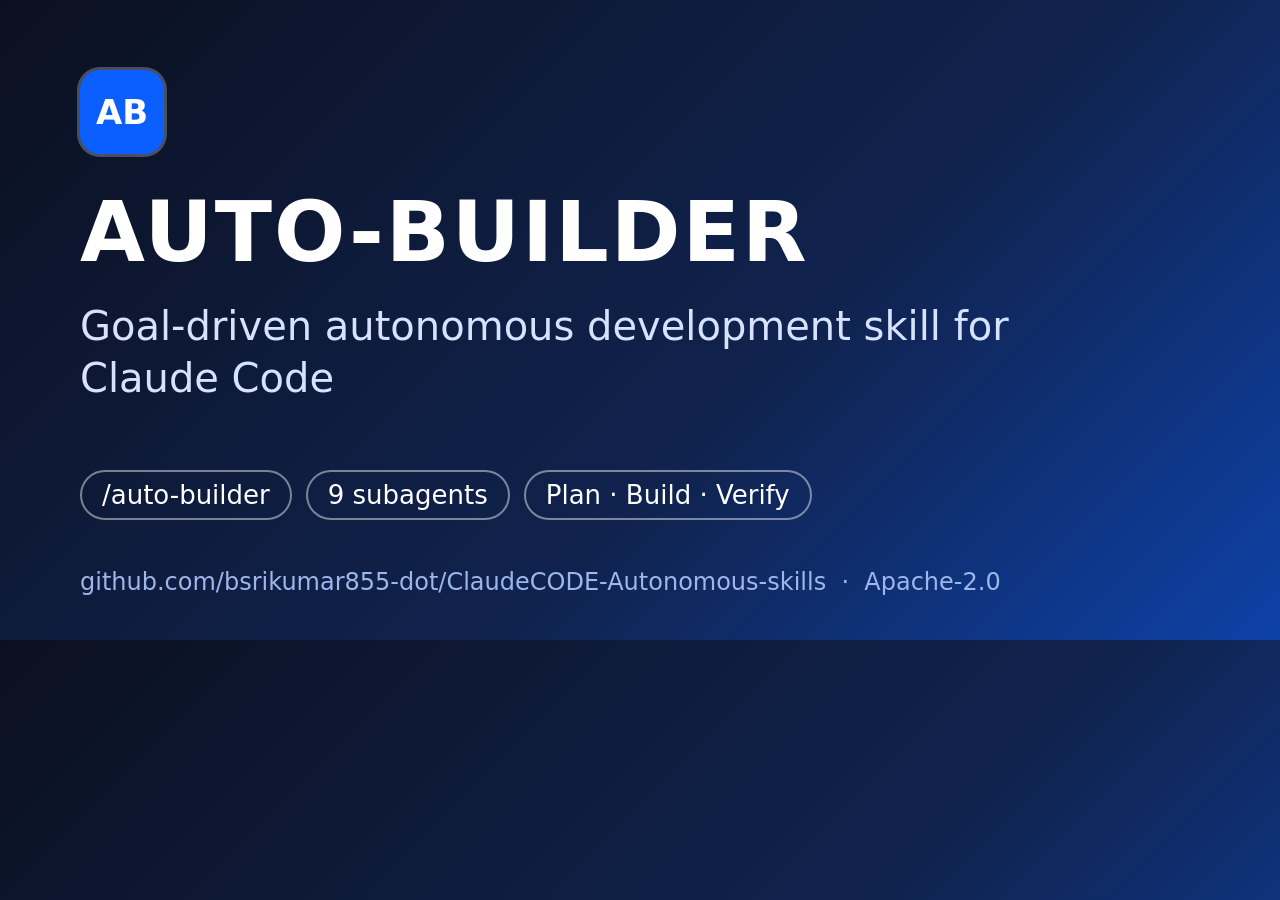
<file: site/og-image.html>
<!doctype html><html><head><meta charset="utf-8"><style>
html,body{margin:0;width:1280px;height:640px;overflow:hidden}
body{background:linear-gradient(135deg,#0b1020 0%,#10234f 60%,#0b5fff 140%);color:#fff;font-family:"DejaVu Sans",Arial,sans-serif;position:relative}
.logo{position:absolute;left:80px;top:70px;width:84px;height:84px;border-radius:20px;background:#0b5fff;display:grid;place-items:center;font-weight:800;font-size:34px;box-shadow:0 0 0 3px rgba(255,255,255,.25)}
h1{position:absolute;left:80px;top:190px;margin:0;font-size:84px;letter-spacing:2px;line-height:1}
p{position:absolute;left:80px;top:300px;margin:0;width:1000px;font-size:40px;line-height:1.3;color:#d6e2ff}
.chips{position:absolute;left:80px;top:470px;display:flex;gap:14px}
.chips span{border:2px solid rgba(255,255,255,.45);border-radius:999px;padding:8px 20px;font-size:26px;color:#fff}
.foot{position:absolute;left:80px;bottom:44px;font-size:24px;color:#9db6ec}
</style></head><body>
<div class="logo">AB</div>
<h1>AUTO-BUILDER</h1>
<p>Goal-driven autonomous development skill for Claude Code</p>
<div class="chips"><span>/auto-builder</span><span>9 subagents</span><span>Plan &middot; Build &middot; Verify</span></div>
<div class="foot">github.com/bsrikumar855-dot/ClaudeCODE-Autonomous-skills &nbsp;&middot;&nbsp; Apache-2.0</div>
</body></html>
</file>
<file: docs/assets/style.css>
:root{--bg:#fff;--fg:#14171f;--muted:#4a5262;--line:#d9deea;--brand:#0b5fff;--brand-fg:#fff;--card:#f5f7fc;--code:#eef1f8;--warn:#fff6dd;--warn-line:#e0b84a;--ok:#0a7a3d}
@media (prefers-color-scheme:dark){:root{--bg:#0e1118;--fg:#e8ebf3;--muted:#a6aec2;--line:#2a3142;--brand:#6c9bff;--brand-fg:#0e1118;--card:#161b26;--code:#1c2230;--warn:#2a2410;--warn-line:#8a7222;--ok:#4cc38a}}
*{box-sizing:border-box}
html{-webkit-text-size-adjust:100%}
body{margin:0;background:var(--bg);color:var(--fg);font:1rem/1.65 system-ui,-apple-system,"Segoe UI",Roboto,Helvetica,Arial,sans-serif}
.wrap{max-width:62rem;margin:0 auto;padding:0 1rem}
.skip{position:absolute;left:-999px;top:0;background:var(--brand);color:var(--brand-fg);padding:.5rem 1rem;z-index:10}
.skip:focus{left:0}
a{color:var(--brand)}
a:focus-visible,button:focus-visible,summary:focus-visible{outline:3px solid var(--brand);outline-offset:2px;border-radius:4px}
.site-header{border-bottom:1px solid var(--line);background:var(--bg);position:sticky;top:0;z-index:5}
.bar{display:flex;flex-wrap:wrap;align-items:center;justify-content:space-between;gap:.5rem 1.5rem;padding-top:.6rem;padding-bottom:.6rem}
.brand{font-weight:800;letter-spacing:.02em;color:var(--fg);text-decoration:none;display:flex;align-items:center;gap:.5rem}
.logo{display:inline-grid;place-items:center;width:2rem;height:2rem;border-radius:.5rem;background:var(--brand);color:var(--brand-fg);font-size:.8rem}
nav ul{display:flex;flex-wrap:wrap;gap:.25rem 1rem;list-style:none;margin:0;padding:0}
nav a{color:var(--fg);text-decoration:none;padding:.35rem .1rem;display:inline-block;border-bottom:2px solid transparent}
nav a:hover,nav a[aria-current=page]{border-bottom-color:var(--brand)}
nav a.gh{font-weight:600}
h1{font-size:clamp(1.9rem,5vw,3rem);line-height:1.15;margin:2.2rem 0 1rem}
h2{font-size:1.55rem;margin:2.6rem 0 .8rem;line-height:1.25}
h3{font-size:1.15rem;margin:1.6rem 0 .5rem}
p,li{max-width:70ch}
.lead{font-size:1.2rem;color:var(--muted);max-width:60ch}
.cta{display:flex;flex-wrap:wrap;gap:.75rem;margin:1.5rem 0}
.btn{display:inline-block;padding:.7rem 1.2rem;border-radius:.6rem;font-weight:700;text-decoration:none;border:2px solid var(--brand)}
.btn.primary{background:var(--brand);color:var(--brand-fg)}
.btn.secondary{color:var(--brand)}
pre,code{font-family:ui-monospace,SFMono-Regular,Menlo,Consolas,monospace}
code{background:var(--code);padding:.1em .35em;border-radius:.3em;font-size:.92em}
.codeblock{position:relative;margin:1rem 0}
pre{background:var(--code);padding:1rem 4.5rem 1rem 1rem;border-radius:.6rem;overflow-x:auto;margin:0;border:1px solid var(--line);font-size:.9rem;line-height:1.5}
pre code{background:none;padding:0}
.copy{position:absolute;top:.5rem;right:.5rem;font:inherit;font-size:.8rem;padding:.25rem .6rem;border-radius:.4rem;border:1px solid var(--line);background:var(--bg);color:var(--fg);cursor:pointer}
.grid{display:grid;gap:1rem;grid-template-columns:repeat(auto-fit,minmax(16rem,1fr));margin:1rem 0}
.card{background:var(--card);border:1px solid var(--line);border-radius:.8rem;padding:1.1rem 1.2rem}
.card h3{margin-top:0}
.note{background:var(--warn);border:1px solid var(--warn-line);border-left-width:6px;border-radius:.5rem;padding:.8rem 1rem;margin:1.5rem 0}
.phases{padding-left:1.4rem}
.phases li{margin:.5rem 0}
.table-wrap{overflow-x:auto;margin:1rem 0}
table{border-collapse:collapse;width:100%;min-width:34rem;font-size:.95rem}
caption{text-align:left;color:var(--muted);padding:.4rem 0}
th,td{border:1px solid var(--line);padding:.55rem .7rem;text-align:left;vertical-align:top}
thead th{background:var(--card)}
details{border:1px solid var(--line);border-radius:.6rem;padding:.2rem 1rem;margin:.7rem 0;background:var(--card)}
summary{cursor:pointer;font-weight:700;padding:.6rem 0}
details[open] summary{margin-bottom:.2rem}
.toc{background:var(--card);border:1px solid var(--line);border-radius:.6rem;padding:.6rem 1.2rem;display:inline-block;margin:.5rem 0}
.site-footer{border-top:1px solid var(--line);margin-top:4rem;padding:1.5rem 0 2.5rem;color:var(--muted);font-size:.92rem}
.hero{padding-bottom:.5rem}
.badges{display:flex;flex-wrap:wrap;gap:.5rem;margin:1rem 0}
.badges img{height:20px}
@media (max-width:30rem){.btn{width:100%;text-align:center}}
@media (prefers-reduced-motion:no-preference){html{scroll-behavior:smooth}}
</file>
